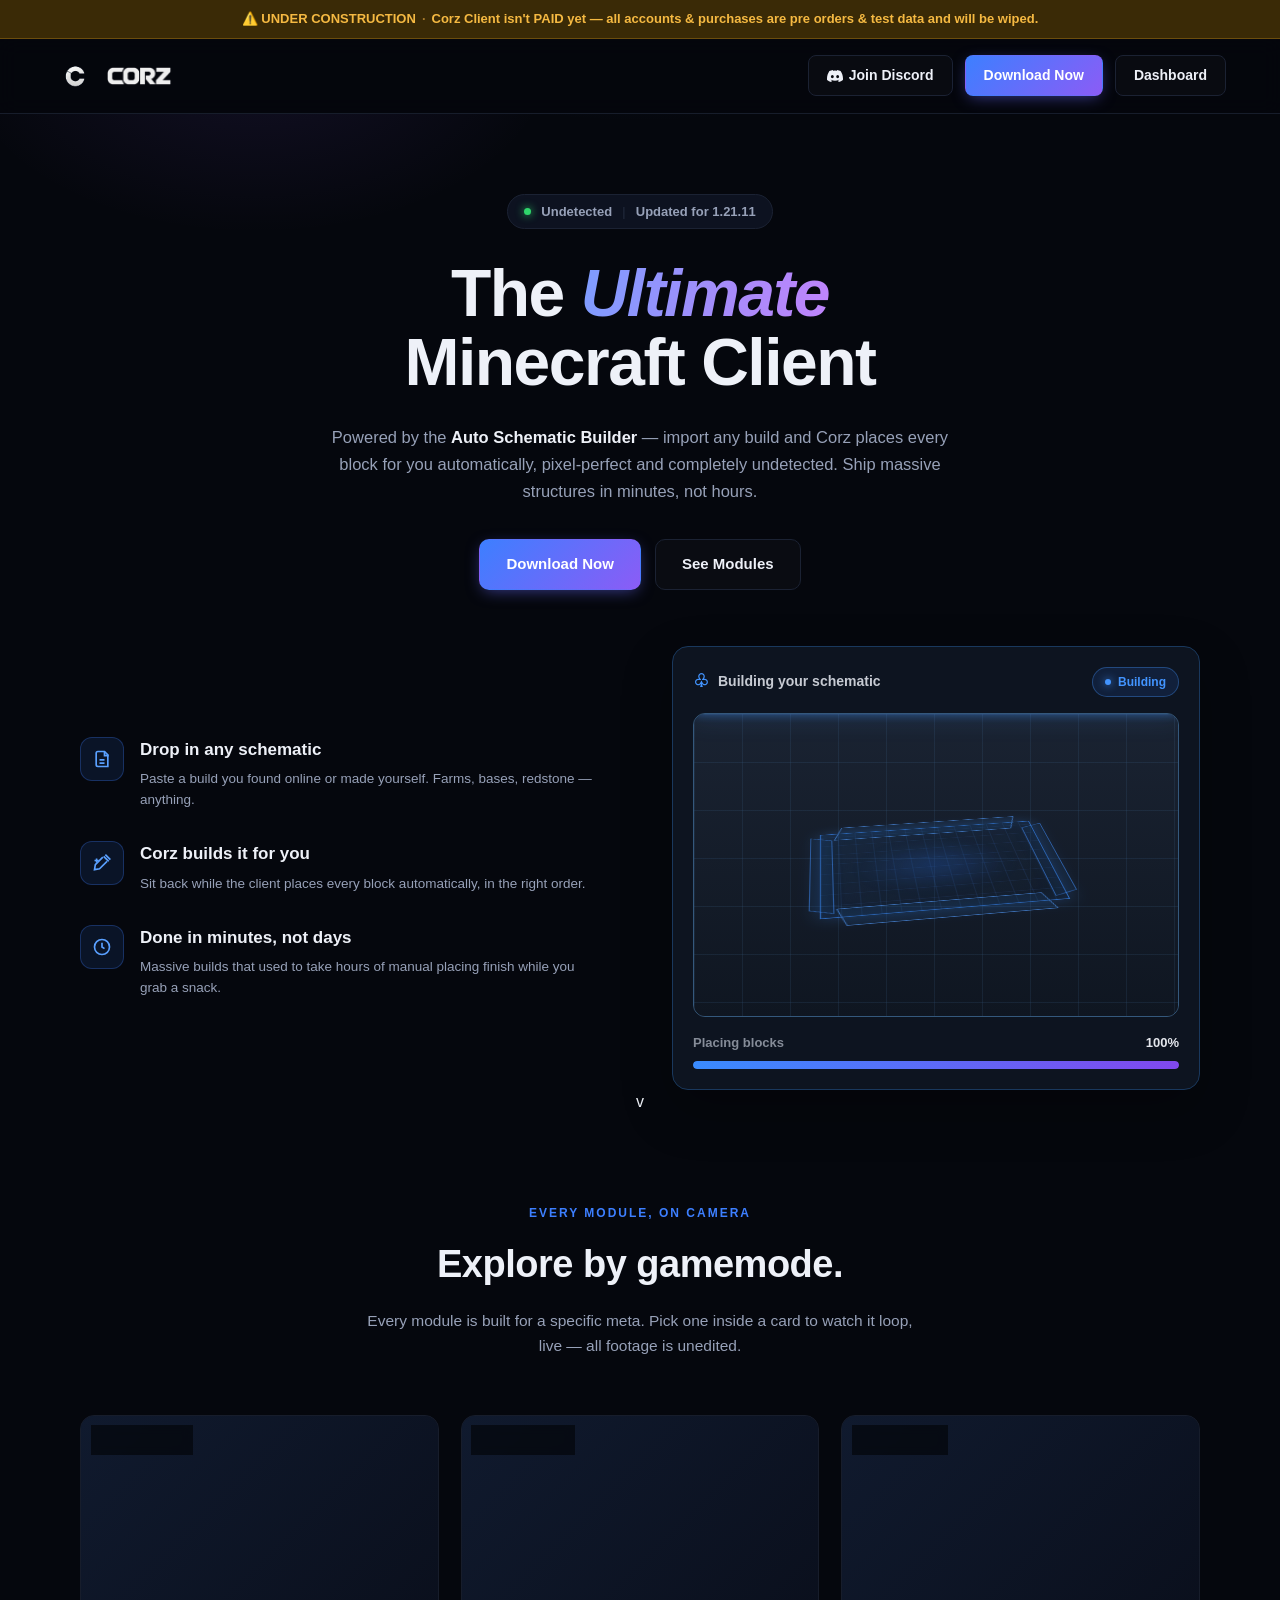
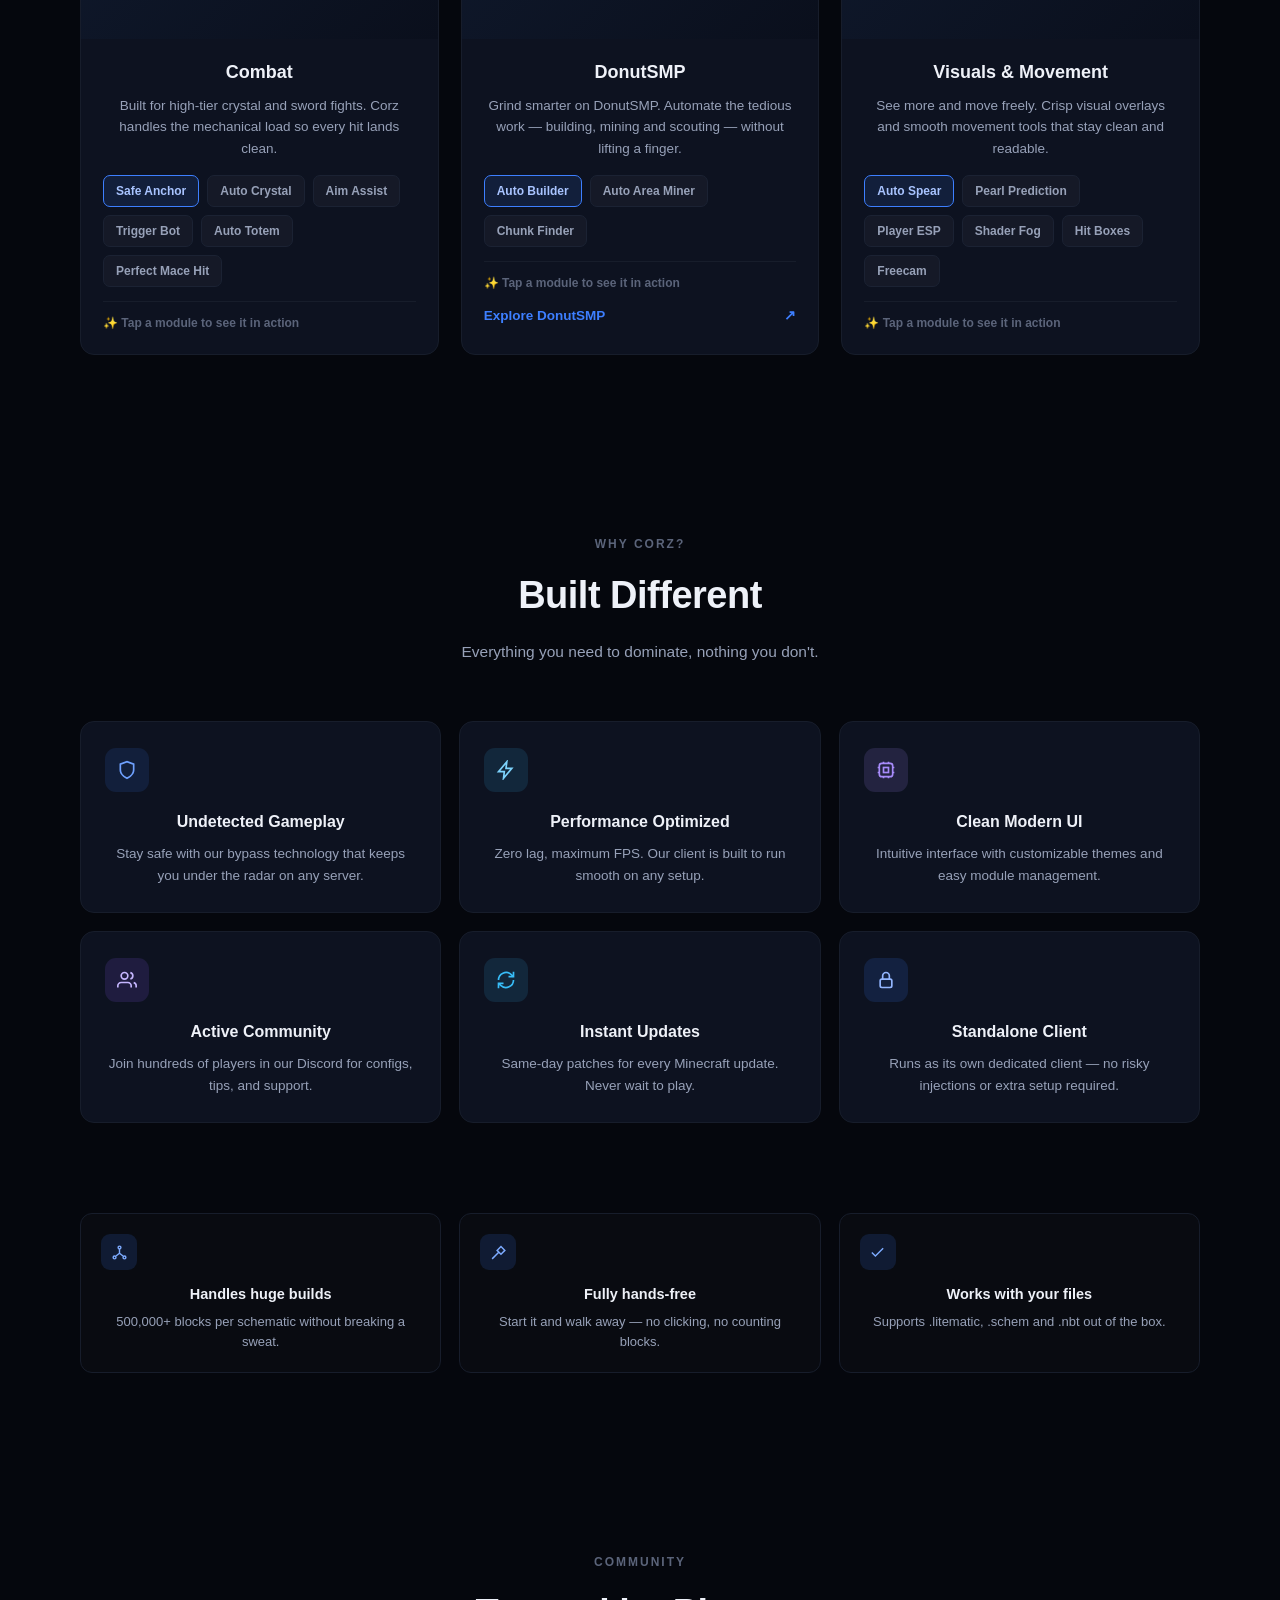
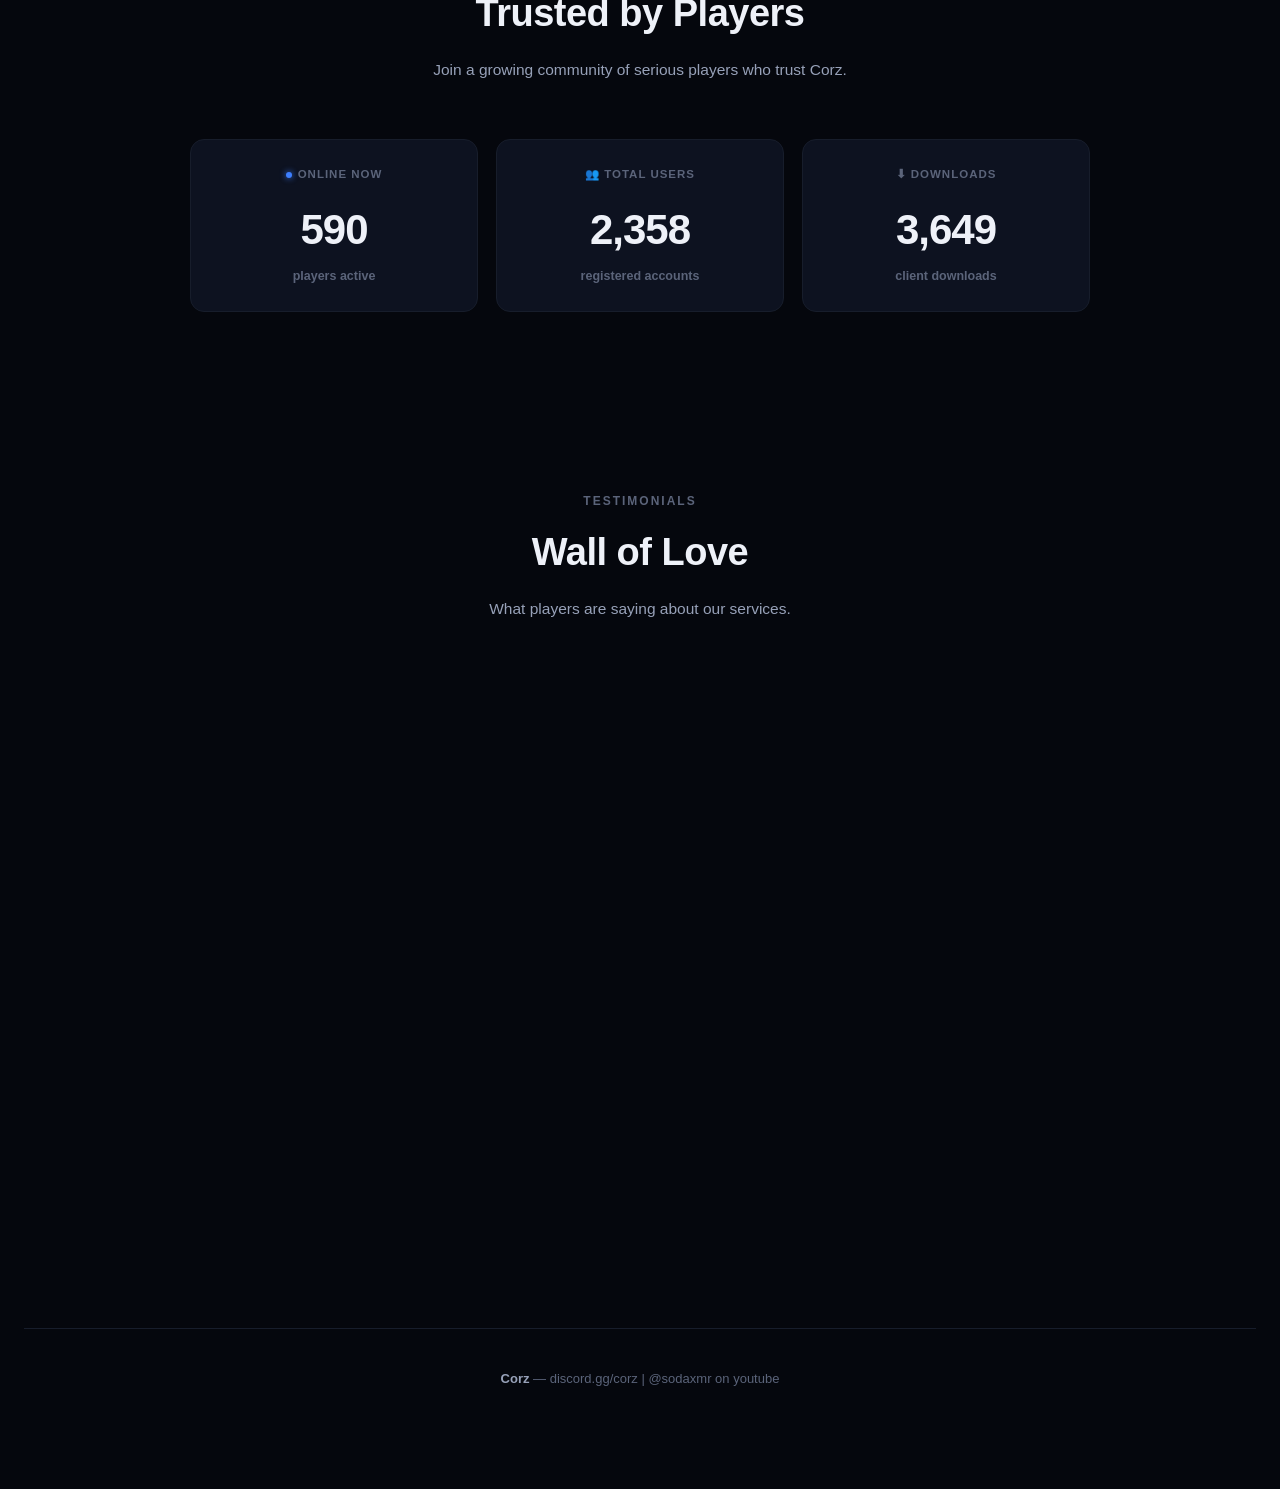
<file: index.html>
<!DOCTYPE html>
<html lang="en">
<head>
<meta charset="UTF-8">
<meta name="viewport" content="width=device-width, initial-scale=1.0">
<title>Corz Client — Anarchy &ampv</title>
<link rel="icon" type="image/png" href="favicon.png">
<link rel="icon" type="image/png" sizes="32x32" href="favicon.png">
<link rel="apple-touch-icon" href="favicon.png">
<style>
  :root{
    --bg: #05070d;
    --panel: #0a0e18;
    --panel-2: #0d1220;
    --border: #1b2233;
    --border-soft: #171d2b;
    --text: #eef1f8;
    --text-dim: #97a1b8;
    --text-dimmer: #5b647a;
    --accent: #3d7fff;
    --accent-2: #8b5cf6;
    --accent-glow: rgba(61,127,255,0.35);
    --on: #2fd66b;
    --warn-bg: #3a2a06;
    --warn-border: #6b4d0d;
    --warn-text: #f5b942;
    font-family: -apple-system, BlinkMacSystemFont, "Segoe UI", Inter, Roboto, Helvetica, Arial, sans-serif;
  }
  *{ box-sizing:border-box; margin:0; padding:0; }
  html{ scroll-behavior:smooth; }
  body{
    background: var(--bg);
    color: var(--text);
    line-height:1.5;
    -webkit-font-smoothing:antialiased;
  }

  a{ color:inherit; text-decoration:none; }
  .wrap{ max-width: 1220px; margin:0 auto; padding: 0 24px; }

  /* ---------- Announcement bar ---------- */
  .announce{
    background: var(--warn-bg);
    border-bottom: 1px solid var(--warn-border);
    color: var(--warn-text);
    text-align:center;
    font-size: 13px;
    font-weight:600;
    padding: 9px 16px;
  }
  .announce b{ font-weight:800; }
  .announce .sep{ color: #a67a2c; margin: 0 6px; }
  .announce .dim{ color: #d9d0b8; font-weight:500; }

  /* ---------- Nav ---------- */
  header{
    position: sticky; top:0; z-index: 50;
    background: rgba(5,7,13,0.85);
    backdrop-filter: blur(10px);
    border-bottom: 1px solid var(--border-soft);
  }
  nav{
    display:flex; align-items:center; justify-content:space-between;
    padding: 16px 0;
  }
  
 .brand {
  display: flex;
  align-items: center;
  gap: 10px;
}

.brand-mark {
  height: 42px;
  width: auto;
  display: block;
}

.brand-wordmark {
  height: 22px;        /* ← control the size here */
  width: auto;
  display: block;
  opacity: 0.95;
}
  .nav-links{ display:flex; align-items:center; gap: 34px; }
  .nav-links a{
    font-size: 14.5px; font-weight:600; color: var(--text-dim);
    transition: color .15s ease;
  }
  .nav-links a:hover{ color: var(--text); }
  .nav-right{ display:flex; align-items:center; gap: 12px; }
  .btn{
    font-size: 14px; font-weight:700; padding: 9px 18px; border-radius: 8px;
    cursor:pointer; border: 1px solid transparent; transition: all .15s ease;
    display:inline-flex; align-items:center; gap:6px;
  }
  .btn-ghost{ color: var(--text-dim); }
  .btn-ghost:hover{ color: var(--text); }
  .btn-outline{
    color: var(--text); border-color: var(--border);
    background: rgba(255,255,255,0.02);
  }
  .btn-outline:hover{ border-color:#2a334a; background: rgba(255,255,255,0.05); }
  .btn-primary{
    color:#fff; background: linear-gradient(135deg, var(--accent), var(--accent-2));
    box-shadow: 0 4px 16px -4px rgba(99,102,241,0.6);
  }
  .btn-primary:hover{ filter: brightness(1.08); transform: translateY(-1px); }

  /* ---------- Hero ---------- */
  .hero{
    position:relative;
    padding: 100px 24px 60px 24px;
    text-align:center;
    overflow:hidden;
  }
  .hero::before{
    content:"";
    position:absolute; inset: -200px 0 auto 0; height: 700px;
    background:
      radial-gradient(650px 320px at 50% 0%, rgba(61,127,255,0.16), transparent 65%),
      radial-gradient(500px 300px at 20% 20%, rgba(139,92,246,0.10), transparent 60%);
    pointer-events:none;
  }
  .pill{
    position:relative;
    display:inline-flex; align-items:center; gap:10px;
    background: var(--panel-2); border: 1px solid var(--border);
    padding: 7px 16px; border-radius: 999px; font-size: 13px; font-weight:600; color: var(--text-dim);
    margin-bottom: 30px;
  }
  .pill .dot{ width:7px; height:7px; border-radius:50%; background: var(--on); box-shadow: 0 0 8px var(--on); }
  .pill .sep{ color: var(--border); }

  .hero h1{
    position:relative;
    font-size: 66px; line-height:1.05; font-weight:800; letter-spacing:-1.5px;
  }
  .hero h1 .grad{
    font-style:italic;
    background: linear-gradient(100deg, #7d9dff, #a78bfa 60%, #c084fc);
    -webkit-background-clip:text; background-clip:text; color:transparent;
  }
  .hero p.sub{
    position:relative;
    max-width: 640px; margin: 26px auto 0 auto;
    color: var(--text-dim); font-size: 16.5px; line-height:1.65;
  }
  .hero p.sub b{ color: var(--text); font-weight:700; }

  .hero-cta{
    position:relative;
    display:flex; align-items:center; justify-content:center; gap: 14px;
    margin-top: 34px;
  }
  .btn-lg{ padding: 13px 26px; font-size: 15px; border-radius: 10px; }

  .hero-preview{
    position:relative;
    max-width: 900px; margin: 56px auto 0 auto;
    border-radius: 14px;
    border: 1px solid var(--border);
    background: linear-gradient(180deg, #0c1120, #080b14);
    padding: 3px;
    box-shadow: 0 40px 100px -30px rgba(61,127,255,0.15);
  }
  .hero-preview-inner{
    border-radius: 11px;
    background:
      repeating-linear-gradient(45deg, #0e1424 0 2px, #0a0f1c 2px 40px);
    aspect-ratio: 16/7.2;
    display:flex; align-items:center; justify-content:center;
    color: var(--text-dimmer);
    font-size: 13px;
    font-weight:600;
    letter-spacing:0.3px;
  }

  /* ---------- Section shared ---------- */
  section{ padding: 90px 24px; }
  .eyebrow{
    text-align:center; font-size: 12px; font-weight:800; letter-spacing: 2px;
    color: var(--accent); margin-bottom: 14px;
  }
  .eyebrow.muted{ color: var(--text-dimmer); }
  h2.section-title{
    text-align:center; font-size: 38px; font-weight:800; letter-spacing:-0.5px; margin-bottom: 16px;
  }
  p.section-sub{
    text-align:center; color: var(--text-dim); font-size: 15.5px; max-width: 560px; margin: 0 auto 56px auto; line-height:1.6;
  }

  /* ---------- Gamemode cards ---------- */
  .gm-grid{
    display:grid; grid-template-columns: repeat(3, 1fr); gap: 22px;
    max-width: 1120px; margin: 0 auto;
  }
  .gm-card{
    background: var(--panel-2); border: 1px solid var(--border-soft);
    border-radius: 14px; overflow:hidden;
    transition: border-color .2s ease, transform .2s ease;
  }
  .gm-card:hover{ border-color: #2a3450; transform: translateY(-3px); }
  .gm-media{
    position:relative; aspect-ratio: 16/10;
    background: linear-gradient(135deg, #101a2e, #0a0f1c);
    overflow:hidden;
  }
  .gm-media img{ width:100%; height:100%; object-fit:cover; display:block; opacity:0.9; }
  .gm-video{
    width:100%; height:100%; object-fit:cover; display:block;
  }
  .gm-empty{
    position:absolute; inset:0;
    display:none; align-items:center; justify-content:center;
    font-size: 13px; font-weight:700; color: var(--text-dimmer);
    letter-spacing: 0.3px;
    background:
      repeating-linear-gradient(45deg, #0e1424 0 2px, #0a0f1c 2px 40px);
  }
  .gm-media.is-empty .gm-video{ display:none; }
  .gm-media.is-empty .gm-empty{ display:flex; }
  .gm-tag{
    position:absolute; top:10px; left:10px;
    display:flex; align-items:center; gap:6px;
    background: rgba(5,7,13,0.75); backdrop-filter: blur(4px);
    border: 1px solid rgba(255,255,255,0.08);
    padding: 5px 10px; border-radius: 999px;
    font-size: 11.5px; font-weight:700;
  }
  .gm-tag .dot{ width:6px; height:6px; border-radius:50%; background: var(--accent); box-shadow: 0 0 6px var(--accent); }
  .gm-body{ padding: 20px 22px 22px 22px; }
  .gm-body h3{ font-size: 18px; font-weight:800; margin-bottom: 9px; }
  .gm-body p{ font-size: 13.5px; color: var(--text-dim); line-height:1.6; margin-bottom: 16px; }

  .chip-row{ display:flex; flex-wrap:wrap; gap: 8px; margin-bottom: 14px; }
  .chip{
    font-size: 12px; font-weight:700; padding: 6px 12px; border-radius: 7px;
    background: rgba(255,255,255,0.03); border: 1px solid var(--border);
    color: var(--text-dim); cursor:pointer; transition: all .15s ease;
  }
  .chip:hover{ border-color: #2a3450; color: var(--text); }
  .chip.active{
    background: rgba(61,127,255,0.12); border-color: var(--accent); color: #a9c4ff;
  }
  .tap-hint{
    display:flex; align-items:center; gap:6px;
    font-size: 12px; color: var(--text-dimmer); font-weight:600;
    padding-top: 12px; border-top: 1px solid var(--border-soft); margin-top: 4px;
  }
  .explore-link{
    display:flex; align-items:center; justify-content:space-between;
    margin-top: 14px; font-size: 13.5px; font-weight:700; color: var(--accent);
    transition: opacity .15s ease;
  }
  .explore-link:hover{ opacity: 0.75; }

  /* ---------- Feature grid (Built Different) ---------- */
  .feat-grid{
    display:grid; grid-template-columns: repeat(3, 1fr); gap: 18px;
    max-width: 1120px; margin: 0 auto;
  }
  .feat-card{
    background: var(--panel-2); border: 1px solid var(--border-soft); border-radius: 14px;
    padding: 26px 24px; transition: border-color .2s ease, transform .2s ease;
  }
  .feat-card:hover{ border-color:#2a3450; transform: translateY(-2px); }
  .feat-icon{
    width: 44px; height:44px; border-radius: 11px;
    display:flex; align-items:center; justify-content:center; margin-bottom: 18px;
  }
  .feat-icon svg{ width:20px; height:20px; }
  .feat-card h3{ font-size: 16px; font-weight:800; margin-bottom: 9px; }
  .feat-card p{ font-size: 13.5px; color: var(--text-dim); line-height:1.6; }

  .ic-blue{ background: rgba(61,127,255,0.12); color: #6fa1ff; }
  .ic-cyan{ background: rgba(56,189,248,0.12); color: #38bdf8; }
  .ic-purple{ background: rgba(167,139,250,0.14); color: #a78bfa; }
  .ic-violet2{ background: rgba(139,92,246,0.14); color: #c4b5fd; }
  .ic-sky{ background: rgba(56,189,248,0.12); color: #7dd3fc; }
  .ic-navy{ background: rgba(61,127,255,0.14); color: #93b6ff; }

  /* ---------- Builder mini-feature strip ---------- */
  .strip{
    display:grid; grid-template-columns: repeat(3, 1fr); gap: 18px;
    max-width: 1120px; margin: 0 auto;
  }
  .strip-card{
    background: rgba(255,255,255,0.015); border: 1px solid var(--border-soft); border-radius: 12px;
    padding: 20px;
  }
  .strip-icon{
    width: 36px; height:36px; border-radius: 9px; background: rgba(61,127,255,0.14);
    display:flex; align-items:center; justify-content:center; margin-bottom: 14px;
  }
  .strip-icon svg{ width:17px; height:17px; color:#7dabff; }
  .strip-card h4{ font-size: 14.5px; font-weight:800; margin-bottom: 6px; }
  .strip-card p{ font-size: 13px; color: var(--text-dim); line-height:1.55; }

  /* ---------- Stats ---------- */
  .stats-grid{
    display:grid; grid-template-columns: repeat(3, 1fr); gap: 18px;
    max-width: 900px; margin: 0 auto;
  }
  .stat-card{
    background: var(--panel-2); border: 1px solid var(--border-soft); border-radius: 14px;
    padding: 26px; text-align:center;
  }
  .stat-label{
    display:flex; align-items:center; justify-content:center; gap:6px;
    font-size: 11.5px; font-weight:700; letter-spacing:1px; color: var(--text-dimmer);
    text-transform:uppercase; margin-bottom: 14px;
  }
  .stat-label .dot{ width:6px; height:6px; border-radius:50%; background: var(--accent); box-shadow:0 0 6px var(--accent); }
  .stat-num{ font-size: 42px; font-weight:800; letter-spacing:-1px; font-variant-numeric: tabular-nums; }
  .stat-sub{ font-size: 12.5px; color: var(--text-dimmer); margin-top: 6px; font-weight:600; }

  /* ---------- Footer ---------- */
  footer{
    border-top: 1px solid var(--border-soft);
    padding: 40px 24px;
    text-align:center;
    color: var(--text-dimmer);
    font-size: 13px;
  }
  footer b{ color: var(--text-dim); }

  /* ---------- Testimonials waterfall ---------- */
  .testi-grid{
    display:grid; grid-template-columns: repeat(3, 1fr); gap: 18px;
    max-width: 1000px; margin: 0 auto;
    height: 560px;
    position: relative;
    -webkit-mask-image: linear-gradient(to bottom, transparent 0%, black 10%, black 90%, transparent 100%);
    mask-image: linear-gradient(to bottom, transparent 0%, black 10%, black 90%, transparent 100%);
  }
  .testi-col{ overflow:hidden; position:relative; height:100%; }
  .testi-track{
    display:flex; flex-direction:column; gap: 16px;
    animation: testiUp 34s linear infinite;
    will-change: transform;
  }
  .testi-track-rev{ animation-name: testiDown; animation-duration: 30s; }
  .testi-col:nth-child(1) .testi-track{ animation-duration: 32s; }
  .testi-col:nth-child(3) .testi-track{ animation-duration: 38s; }
  @keyframes testiUp{
    from{ transform: translateY(0); }
    to{ transform: translateY(-50%); }
  }
  @keyframes testiDown{
    from{ transform: translateY(-50%); }
    to{ transform: translateY(0); }
  }
  .testi-card{
    background: var(--panel-2); border: 1px solid var(--border-soft); border-radius: 12px;
    padding: 18px 18px 16px 18px;
  }
  .testi-stars{ color: #f5b942; font-size: 13px; letter-spacing: 2px; margin-bottom: 10px; }
  .testi-quote{ font-size: 13.5px; color: var(--text-dim); line-height:1.55; margin-bottom: 16px; }
  .testi-author{ display:flex; align-items:center; gap: 10px; }
  .testi-avatar{
    width: 30px; height:30px; border-radius:50%; flex-shrink:0;
    display:flex; align-items:center; justify-content:center;
    font-size: 12.5px; font-weight:800; color:#fff;
  }
  .testi-name{ font-size: 12.5px; font-weight:700; line-height:1.3; }
  .testi-handle{ font-size: 11px; color: var(--text-dimmer); font-weight:600; }

  @media (max-width: 900px){
    .nav-links{ display:none; }
    .hero h1{ font-size: 42px; }
    .gm-grid, .feat-grid, .strip, .stats-grid{ grid-template-columns: 1fr; }
    .builder-layout{ grid-template-columns: 1fr; gap: 38px; margin-top: 42px; }
    .builder-copy{ order: 2; }
    .hero-preview{ order: 1; max-width: 528px; margin: 0 auto; }
    section{ padding: 60px 18px; }
    .testi-grid{ grid-template-columns: 1fr; height: 480px; }
    .testi-grid .testi-col:nth-child(2), .testi-grid .testi-col:nth-child(3){ display:none; }
  }
</style>
</head>
<body>

  <div class="announce">
    ⚠️ <b>UNDER CONSTRUCTION</b><span class="sep">·</span>Corz Client <b>isn't PAID yet</b> — all accounts &amp; purchases are <b>pre orders & test data</b> and will be wiped.
  </div>

 <header>
  <div class="wrap">
    <nav>
      <!-- Logo stays on the LEFT -->
      <div class="brand">
        <img class="brand-mark" src="logo.png" alt="Corz Logo">
       <img src="corz-wordmark.png" alt="CORZ" class="brand-wordmark"> 
      </div>


      </head>
        <div class="nav-right">
          <a href="https://discord.gg/corz" target="_blank" rel="noopener" class="btn btn-outline btn-discord">
            <svg viewBox="0 0 24 24" fill="currentColor" width="16" height="16"><path d="M20.317 4.369a19.79 19.79 0 0 0-4.885-1.515.074.074 0 0 0-.079.037c-.211.375-.444.865-.608 1.25a18.27 18.27 0 0 0-5.487 0 12.64 12.64 0 0 0-.617-1.25.077.077 0 0 0-.079-.037A19.736 19.736 0 0 0 3.677 4.37a.07.07 0 0 0-.032.027C.533 9.046-.32 13.58.099 18.058a.082.082 0 0 0 .031.056 19.9 19.9 0 0 0 5.993 3.03.078.078 0 0 0 .084-.028c.462-.63.874-1.295 1.226-1.994a.076.076 0 0 0-.041-.106 13.1 13.1 0 0 1-1.872-.892.077.077 0 0 1-.008-.128c.126-.094.252-.192.372-.291a.074.074 0 0 1 .077-.01c3.928 1.793 8.18 1.793 12.062 0a.074.074 0 0 1 .078.01c.12.099.246.198.373.292a.077.077 0 0 1-.006.127c-.598.35-1.22.645-1.873.892a.076.076 0 0 0-.04.107c.36.698.772 1.362 1.225 1.993a.076.076 0 0 0 .084.029 19.84 19.84 0 0 0 6.002-3.03.077.077 0 0 0 .032-.055c.5-5.177-.838-9.674-3.549-13.662a.06.06 0 0 0-.031-.028ZM8.02 15.33c-1.183 0-2.157-1.085-2.157-2.419 0-1.333.955-2.419 2.157-2.419 1.21 0 2.176 1.096 2.157 2.419 0 1.334-.955 2.419-2.157 2.419Zm7.975 0c-1.183 0-2.157-1.085-2.157-2.419 0-1.333.955-2.419 2.157-2.419 1.21 0 2.176 1.096 2.157 2.419 0 1.334-.946 2.419-2.157 2.419Z"/></svg>
            Join Discord
          </a>
          <a href="download.html" class="btn btn-primary">Download Now</a>
          <a href="dashboard.html" class="btn btn-outline">Dashboard</a>
        </div>
      </nav>
    </div>
  </header>

  <section class="hero" style="padding-top:80px;">
    <div class="pill">
      <span class="dot"></span> Undetected <span class="sep">|</span> Updated for 1.21.11
    </div>
    <h1>The <span class="grad">Ultimate</span><br>Minecraft Client</h1>
    <p class="sub">
      Powered by the <b>Auto Schematic Builder</b> — import any build and Corz places every block for you automatically, pixel-perfect and completely undetected. Ship massive structures in minutes, not hours.
    </p>
    <div class="hero-cta">
      <a href="download.html" class="btn btn-primary btn-lg">Download Now</a>
      <a href="#gamemodes" class="btn btn-outline btn-lg">See Modules</a>
    </div>

<div class="builder-layout">
  <div class="builder-copy">
    <div class="builder-copy-item">
      <div class="builder-copy-icon">
        <svg viewBox="0 0 24 24" fill="none" stroke="currentColor" stroke-width="2">
          <path d="M7 3h8l4 4v14H7a2 2 0 0 1-2-2V5a2 2 0 0 1 2-2Z"/>
          <path d="M15 3v5h5"/>
          <path d="M9 13h6M9 17h6"/>
        </svg>
      </div>
      <div>
        <h3>Drop in any schematic</h3>
        <p>Paste a build you found online or made yourself. Farms, bases, redstone — anything.</p>
      </div>
    </div>
    <div class="builder-copy-item">
      <div class="builder-copy-icon">
        <svg viewBox="0 0 24 24" fill="none" stroke="currentColor" stroke-width="2">
          <path d="m14 4 6 6"/>
          <path d="M13 5 4 14l-1 6 6-1 9-9"/>
          <path d="m16 2 6 6"/>
          <path d="M3 9h5M5.5 6.5v5"/>
        </svg>
      </div>
      <div>
        <h3>Corz builds it for you</h3>
        <p>Sit back while the client places every block automatically, in the right order.</p>
      </div>
    </div>
    <div class="builder-copy-item">
      <div class="builder-copy-icon">
        <svg viewBox="0 0 24 24" fill="none" stroke="currentColor" stroke-width="2">
          <circle cx="12" cy="12" r="9"/>
          <path d="M12 7v5l3 2"/>
        </svg>
      </div>
      <div>
        <h3>Done in minutes, not days</h3>
        <p>Massive builds that used to take hours of manual placing finish while you grab a snack.</p>
      </div>
    </div>
  </div>

  <div class="hero-preview">
    <div class="builder-header">
      <div class="builder-title">
        <span class="builder-icon">♧</span>
        Building your schematic
      </div>
      <div class="builder-status" id="builderStatus">
        <span class="status-dot"></span>
        <svg class="status-check" viewBox="0 0 24 24" fill="none" stroke="currentColor" stroke-width="3" stroke-linecap="round" stroke-linejoin="round">
          <polyline points="20 6 9 17 4 12"></polyline>
        </svg>
        <span class="status-label">Building</span>
      </div>
    </div>

    <div class="minecraft-preview">
      <div class="preview-bg"></div>
      <div class="scan-overlay"></div>
      <div class="schematic-hologram" aria-hidden="true">
        <div class="holo-shell">
          <div class="holo-top"></div>
          <div class="holo-bottom"></div>
          <div class="holo-side holo-side-left"></div>
          <div class="holo-side holo-side-right"></div>
          <div class="holo-glow"></div>
        </div>
      </div>
      <div class="scan-line"></div>
    </div>

    <div class="builder-progress">
      <div class="progress-info">
        <span>Placing blocks</span>
        <strong id="buildPercent">0%</strong>
      </div>
      <div class="progress-bar">
        <div class="progress-fill" id="progressFill"></div>
      </div>
    </div>
  </div>
</div>

<style>
/* ===== BUILDER LAYOUT ===== */
.builder-layout {
  width: 100%;
  max-width: 1120px;
  margin: 56px auto 0;
  display: grid;
  grid-template-columns: minmax(0, 1fr) minmax(460px, 528px);
  align-items: center;
  gap: 72px;
  text-align: left;
}
.builder-copy {
  display: flex;
  flex-direction: column;
  gap: 30px;
}
.builder-copy-item {
  display: grid;
  grid-template-columns: 44px 1fr;
  gap: 16px;
  align-items: start;
}
.builder-copy-icon {
  width: 44px;
  height: 44px;
  border-radius: 12px;
  display: flex;
  align-items: center;
  justify-content: center;
  color: #5aa0ff;
  background: rgba(61,127,255,.11);
  border: 1px solid rgba(61,127,255,.28);
}
.builder-copy-icon svg { width: 20px; height: 20px; }
.builder-copy h3 {
  margin: 0 0 7px;
  color: #eef1f8;
  font-size: 17px;
  font-weight: 800;
}
.builder-copy p {
  margin: 0;
  max-width: 500px;
  color: #97a1b8;
  font-size: 13.5px;
  line-height: 1.55;
}

/* ===== PREVIEW CARD ===== */
.hero-preview {
  width: 100%;
  max-width: 528px;
  margin: 0 auto;
  padding: 20px;
  box-sizing: border-box;
  border: 1px solid #19385d;
  border-radius: 16px;
  background: #0d1420;
  box-shadow: 0 20px 50px rgba(0,0,0,.25);
}
.builder-header {
  display: flex;
  align-items: center;
  justify-content: space-between;
  margin-bottom: 16px;
}
.builder-title {
  display: flex;
  align-items: center;
  gap: 9px;
  color: #c7cbd3;
  font-size: 14px;
  font-weight: 700;
}
.builder-icon { color: #4294ff; font-size: 18px; }

/* STATUS PILL */
.builder-status {
  display: flex;
  align-items: center;
  gap: 7px;
  padding: 5px 12px;
  border-radius: 20px;
  background: rgba(48,123,255,.12);
  color: #4294ff;
  font-size: 12px;
  font-weight: 700;
  border: 1px solid rgba(66,148,255,.35);
  transition: all .25s ease;
}
.builder-status .status-dot {
  width: 6px;
  height: 6px;
  border-radius: 50%;
  background: #4294ff;
  box-shadow: 0 0 8px #4294ff;
}
.builder-status .status-check {
  display: none;
  width: 12px;
  height: 12px;
}
.builder-status.is-done {
  background: rgba(47,214,107,.12);
  color: #2fd66b;
  border-color: rgba(47,214,107,.45);
}
.builder-status.is-done .status-dot { display: none; }
.builder-status.is-done .status-check { display: block; }

/* PREVIEW BOX (NO IMAGE) */
.minecraft-preview {
  position: relative;
  width: 100%;
  aspect-ratio: 16 / 10;
  overflow: hidden;
  border: 1px solid #34587c;
  border-radius: 12px;
  background: #202731;
}
.preview-bg {
  position: absolute;
  inset: 0;
  background:
    linear-gradient(180deg, #1a2332 0%, #0f1621 100%),
    repeating-linear-gradient(0deg, transparent, transparent 31px, rgba(70,145,255,.08) 32px),
    repeating-linear-gradient(90deg, transparent, transparent 31px, rgba(70,145,255,.08) 32px);
  background-size: 100% 100%, 48px 48px, 48px 48px;
}
.scan-overlay {
  position: absolute;
  inset: 0;
  pointer-events: none;
  background:
    linear-gradient(rgba(77,130,180,.13) 1px, transparent 1px),
    linear-gradient(90deg, rgba(77,130,180,.13) 1px, transparent 1px);
  background-size: 48px 48px;
}

/* HOLOGRAM */
.schematic-hologram {
  position: absolute;
  left: 9%; right: 9%; top: 9%; bottom: 9%;
  display: flex;
  align-items: center;
  justify-content: center;
  pointer-events: none;
  perspective: 700px;
  opacity: .9;
}
.holo-shell {
  position: relative;
  width: 58%;
  height: 62%;
  transform: rotateX(58deg) rotateZ(-8deg);
  transform-origin: center;
  animation: hologramFloat 1.9s ease-in-out infinite;
  border: 1px solid rgba(57,140,255,.72);
  background:
    linear-gradient(135deg, rgba(25,67,120,.28), rgba(8,28,61,.10)),
    repeating-linear-gradient(90deg, rgba(70,145,255,.12) 0 1px, transparent 1px 18px),
    repeating-linear-gradient(0deg, rgba(70,145,255,.10) 0 1px, transparent 1px 18px);
  box-shadow: 0 0 18px rgba(57,140,255,.28), inset 0 0 22px rgba(34,93,170,.20);
}
.holo-top, .holo-bottom {
  position: absolute;
  left: 8%; right: 8%;
  height: 18%;
  border: 1px solid rgba(83,157,255,.68);
  background: rgba(31,79,135,.18);
}
.holo-top { top: -9%; transform: skewX(-18deg); }
.holo-bottom { bottom: -9%; transform: skewX(18deg); }
.holo-side {
  position: absolute;
  top: 6%; bottom: 6%;
  width: 10%;
  border: 1px solid rgba(64,143,255,.58);
  background: rgba(21,61,112,.16);
}
.holo-side-left { left: -5%; transform: skewY(18deg); }
.holo-side-right { right: -5%; transform: skewY(-18deg); }
.holo-glow {
  position: absolute;
  inset: 18% 15%;
  background: radial-gradient(ellipse, rgba(38,117,255,.23), transparent 68%);
  filter: blur(8px);
}
@keyframes hologramFloat {
  0%, 100% { transform: rotateX(58deg) rotateZ(-8deg) translateY(9px); }
  50% { transform: rotateX(58deg) rotateZ(-8deg) translateY(-9px); }
}

/* SCAN LINE */
.scan-line {
  position: absolute;
  left: 0; right: 0;
  top: -4px;
  height: 3px;
  background: linear-gradient(90deg, transparent, #4898ff, #9a6cff, #4898ff, transparent);
  box-shadow: 0 0 10px #4898ff, 0 0 25px rgba(72,152,255,.7);
  animation: scan 4.8s linear infinite;
  pointer-events: none;
}
@keyframes scan {
  0% { top: 0%; opacity: 0; }
  8% { opacity: 1; }
  92% { opacity: 1; }
  100% { top: 100%; opacity: 0; }
}

/* PROGRESS */
.builder-progress { margin-top: 16px; }
.progress-info {
  display: flex;
  justify-content: space-between;
  margin-bottom: 9px;
  color: #858c98;
  font-size: 13px;
  font-weight: 600;
}
.progress-info strong { color: #e4e7ed; }
.progress-bar {
  width: 100%;
  height: 8px;
  overflow: hidden;
  border-radius: 10px;
  background: #202733;
}
.progress-fill {
  width: 0%;
  height: 100%;
  border-radius: inherit;
  background: linear-gradient(90deg, #398cff, #8148ef);
  box-shadow: 0 0 12px rgba(90,100,255,.35);
  transition: width .08s linear;
}

@media (max-width: 900px) {
  .builder-layout {
    grid-template-columns: 1fr;
    gap: 38px;
    margin-top: 42px;
  }
  .builder-copy { order: 2; }
  .hero-preview { order: 1; max-width: 528px; margin: 0 auto; }
}
</style>

<script>
(() => {
  const fill = document.getElementById("progressFill");
  const percent = document.getElementById("buildPercent");
  const status = document.getElementById("builderStatus");
  const label = status.querySelector(".status-label");

  const DURATION = 2500;
  const HOLD = 1800;

  function reset() {
    fill.style.width = "0%";
    percent.textContent = "0%";
    status.classList.remove("is-done");
    label.textContent = "Building";
  }

  function finish() {
    fill.style.width = "100%";
    percent.textContent = "100%";
    status.classList.add("is-done");
    label.textContent = "Done";
    setTimeout(() => {
      reset();
      start();
    }, HOLD);
  }

  function animate(startTime) {
    function frame(now) {
      const progress = Math.min((now - startTime) / DURATION, 1);
      const eased = 1 - Math.pow(1 - progress, 3);
      fill.style.width = (eased * 100).toFixed(2) + "%";
      percent.textContent = Math.round(eased * 100) + "%";
      if (progress < 1) requestAnimationFrame(frame);
      else finish();
    }
    requestAnimationFrame(frame);
  }

  function start() {
    reset();
    animate(performance.now());
  }

  start();
})();
</script>

<script>
(() => {
  const fill = document.getElementById("progressFill");
  const percent = document.getElementById("buildPercent");
  const status = document.getElementById("builderStatus");

  const duration = 2500;
  const start = performance.now();

  function finish() {
    fill.style.width = "100%";
    percent.textContent = "100%";
    status.classList.add("is-done");
    status.querySelector(".status-label").textContent = "Done";
  }

  function animate(now) {
    const progress = Math.min((now - start) / duration, 1);
    const eased = 1 - Math.pow(1 - progress, 3);

    fill.style.width = (eased * 100).toFixed(2) + "%";
    percent.textContent = Math.round(eased * 100) + "%";

    if (progress < 1) {
      requestAnimationFrame(animate);
    } else {
      finish();
    }
  }

  requestAnimationFrame(animate);
})();
</script>v

  <section id="gamemodes">
    <div class="eyebrow">EVERY MODULE, ON CAMERA</div>
    <h2 class="section-title">Explore by gamemode.</h2>
    <p class="section-sub">Every module is built for a specific meta. Pick one inside a card to watch it loop, live — all footage is unedited.</p>

    <div class="gm-grid">

      <div class="gm-card">
        <div class="gm-media">
          <video class="gm-video" muted loop playsinline autoplay preload="metadata" src="videos/safeanchor.mp4"></video>
          <div class="gm-empty">🎬 Clips soon</div>
          <div class="gm-tag"><span class="dot"></span> <span class="gm-tag-label">Safe Anchor</span></div>
        </div>
        <div class="gm-body">
          <h3>Combat</h3>
          <p>Built for high-tier crystal and sword fights. Corz handles the mechanical load so every hit lands clean.</p>
          <div class="chip-row" data-tag-target="0">
            <span class="chip active" data-video="videos/safeanchor.mp4">Safe Anchor</span>
            <span class="chip" data-video="videos/autocrystal.mp4">Auto Crystal</span>
            <span class="chip" data-video="videos/aimassist.mp4">Aim Assist</span>
            <span class="chip" data-video="videos/triggerbot.mp4">Trigger Bot</span>
            <span class="chip" data-video="videos/autototem.mp4">Auto Totem</span>
            <span class="chip" data-video="">Perfect Mace Hit</span>
          </div>
          <div class="tap-hint">✨ Tap a module to see it in action</div>
        </div>
      </div>

      <div class="gm-card">
        <div class="gm-media">
          <video class="gm-video" muted loop playsinline autoplay preload="metadata" src="videos/autobuilder.mp4"></video>
          <div class="gm-empty">🎬 Clips soon</div>
          <div class="gm-tag"><span class="dot"></span> <span class="gm-tag-label">Auto Builder</span></div>
        </div>
        <div class="gm-body">
          <h3>DonutSMP</h3>
          <p>Grind smarter on DonutSMP. Automate the tedious work — building, mining and scouting — without lifting a finger.</p>
          <div class="chip-row" data-tag-target="1">
            <span class="chip active" data-video="videos/autobuilder.mp4">Auto Builder</span>
            <span class="chip" data-video="videos/autoareaminer.mp4">Auto Area Miner</span>
            <span class="chip" data-video="">Chunk Finder</span>
          </div>
          <div class="tap-hint">✨ Tap a module to see it in action</div>
          <a href="https://store.donutsmp.net/" target="_blank" rel="noopener" class="explore-link">Explore DonutSMP <span>↗</span></a>
        </div>
      </div>

      <div class="gm-card">
        <div class="gm-media">
          <video class="gm-video" muted loop playsinline autoplay preload="metadata" src="videos/autospear.mp4"></video>
          <div class="gm-empty">🎬 Clips soon</div>
          <div class="gm-tag"><span class="dot"></span> <span class="gm-tag-label">Auto Spear</span></div>
        </div>
        <div class="gm-body">
          <h3>Visuals &amp; Movement</h3>
          <p>See more and move freely. Crisp visual overlays and smooth movement tools that stay clean and readable.</p>
          <div class="chip-row" data-tag-target="2">
            <span class="chip active" data-video="videos/autospear.mp4">Auto Spear</span>
            <span class="chip" data-video="videos/pearlprediction.mp4">Pearl Prediction</span>
            <span class="chip" data-video="videos/playeresp.mp4">Player ESP</span>
            <span class="chip" data-video="videos/shaderfog.mp4">Shader Fog</span>
            <span class="chip" data-video="">Hit Boxes</span>
            <span class="chip" data-video="">Freecam</span>
          </div>
          <div class="tap-hint">✨ Tap a module to see it in action</div>
        </div>
      </div>

    </div>
  </section>

  <section>
    <div class="eyebrow muted">WHY CORZ?</div>
    <h2 class="section-title">Built Different</h2>
    <p class="section-sub">Everything you need to dominate, nothing you don't.</p>

    <div class="feat-grid">
      <div class="feat-card">
        <div class="feat-icon ic-blue">
          <svg viewBox="0 0 24 24" fill="none" stroke="currentColor" stroke-width="2"><path d="M12 22s8-4 8-10V5l-8-3-8 3v7c0 6 8 10 8 10Z"/></svg>
        </div>
        <h3>Undetected Gameplay</h3>
        <p>Stay safe with our bypass technology that keeps you under the radar on any server.</p>
      </div>
      <div class="feat-card">
        <div class="feat-icon ic-sky">
          <svg viewBox="0 0 24 24" fill="none" stroke="currentColor" stroke-width="2"><path d="M13 2 3 14h7l-1 8 10-12h-7l1-8Z"/></svg>
        </div>
        <h3>Performance Optimized</h3>
        <p>Zero lag, maximum FPS. Our client is built to run smooth on any setup.</p>
      </div>
      <div class="feat-card">
        <div class="feat-icon ic-purple">
          <svg viewBox="0 0 24 24" fill="none" stroke="currentColor" stroke-width="2"><rect x="4" y="4" width="16" height="16" rx="3"/><rect x="9" y="9" width="6" height="6"/><path d="M9 2v2M15 2v2M9 20v2M15 20v2M2 9h2M2 15h2M20 9h2M20 15h2"/></svg>
        </div>
        <h3>Clean Modern UI</h3>
        <p>Intuitive interface with customizable themes and easy module management.</p>
      </div>
      <div class="feat-card">
        <div class="feat-icon ic-violet2">
          <svg viewBox="0 0 24 24" fill="none" stroke="currentColor" stroke-width="2"><path d="M17 21v-2a4 4 0 0 0-4-4H5a4 4 0 0 0-4 4v2"/><circle cx="9" cy="7" r="4"/><path d="M23 21v-2a4 4 0 0 0-3-3.87"/><path d="M16 3.13a4 4 0 0 1 0 7.75"/></svg>
        </div>
        <h3>Active Community</h3>
        <p>Join hundreds of players in our Discord for configs, tips, and support.</p>
      </div>
      <div class="feat-card">
        <div class="feat-icon ic-cyan">
          <svg viewBox="0 0 24 24" fill="none" stroke="currentColor" stroke-width="2"><path d="M21 2v6h-6"/><path d="M3 12a9 9 0 0 1 15-6.7L21 8"/><path d="M3 22v-6h6"/><path d="M21 12a9 9 0 0 1-15 6.7L3 16"/></svg>
        </div>
        <h3>Instant Updates</h3>
        <p>Same-day patches for every Minecraft update. Never wait to play.</p>
      </div>
      <div class="feat-card">
        <div class="feat-icon ic-navy">
          <svg viewBox="0 0 24 24" fill="none" stroke="currentColor" stroke-width="2"><rect x="5" y="11" width="14" height="10" rx="2"/><path d="M8 11V7a4 4 0 0 1 8 0v4"/></svg>
        </div>
        <h3>Standalone Client</h3>
        <p>Runs as its own dedicated client — no risky injections or extra setup required.</p>
      </div>
    </div>
  </section>

  <section style="padding-top:0;">
    <div class="strip">
      <div class="strip-card">
        <div class="strip-icon">
          <svg viewBox="0 0 24 24" fill="none" stroke="currentColor" stroke-width="2"><circle cx="12" cy="5" r="2"/><circle cx="5" cy="19" r="2"/><circle cx="19" cy="19" r="2"/><path d="M12 7v6M12 13l-5 4M12 13l5 4"/></svg>
        </div>
        <h4>Handles huge builds</h4>
        <p>500,000+ blocks per schematic without breaking a sweat.</p>
      </div>
      <div class="strip-card">
        <div class="strip-icon">
          <svg viewBox="0 0 24 24" fill="none" stroke="currentColor" stroke-width="2"><path d="m3 21 9-9M15.5 3.5 21 9l-5.5 5.5L10 9l5.5-5.5Z"/></svg>
        </div>
        <h4>Fully hands-free</h4>
        <p>Start it and walk away — no clicking, no counting blocks.</p>
      </div>
      <div class="strip-card">
        <div class="strip-icon">
          <svg viewBox="0 0 24 24" fill="none" stroke="currentColor" stroke-width="2"><path d="M20 6 9 17l-5-5"/></svg>
        </div>
        <h4>Works with your files</h4>
        <p>Supports .litematic, .schem and .nbt out of the box.</p>
      </div>
    </div>
  </section>

  <section id="community">
    <div class="eyebrow muted">COMMUNITY</div>
    <h2 class="section-title">Trusted by Players</h2>
    <p class="section-sub">Join a growing community of serious players who trust Corz.</p>

    <div class="stats-grid">
      <div class="stat-card">
        <div class="stat-label"><span class="dot"></span> Online Now</div>
        <div class="stat-num" id="statOnline">0</div>
        <div class="stat-sub">players active</div>
      </div>
      <div class="stat-card">
        <div class="stat-label">👥 Total Users</div>
        <div class="stat-num" id="statUsers">0</div>
        <div class="stat-sub">registered accounts</div>
      </div>
      <div class="stat-card">
        <div class="stat-label">⬇ Downloads</div>
        <div class="stat-num" id="statDownloads">0</div>
        <div class="stat-sub">client downloads</div>
      </div>
    </div>
  </section>

  <section id="testimonials">
    <div class="eyebrow muted">TESTIMONIALS</div>
    <h2 class="section-title">Wall of Love</h2>
    <p class="section-sub">What players are saying about our services.</p>

    <div class="testi-grid">
      <div class="testi-col">
        <div class="testi-track" id="testiTrackA"></div>
      </div>
      <div class="testi-col">
        <div class="testi-track testi-track-rev" id="testiTrackB"></div>
      </div>
      <div class="testi-col">
        <div class="testi-track" id="testiTrackC"></div>
      </div>
    </div>
  </section>

  <footer>
    <b>Corz</b> — discord.gg/corz | @sodaxmr on youtube
  </footer>

<script>
  // Chip selection swaps the active tag + video clip per card
  document.querySelectorAll('.chip-row').forEach(row => {
    row.addEventListener('click', (e) => {
      const chip = e.target.closest('.chip');
      if(!chip) return;
      row.querySelectorAll('.chip').forEach(c => c.classList.remove('active'));
      chip.classList.add('active');

      const card = row.closest('.gm-card');
      card.querySelector('.gm-tag-label').textContent = chip.textContent;

      const media = card.querySelector('.gm-media');
      const video = card.querySelector('.gm-video');
      const src = chip.dataset.video || '';

      if(src){
        media.classList.remove('is-empty');
        if(video.getAttribute('src') !== src){
          video.setAttribute('src', src);
          video.load();
        }
        video.play().catch(() => {});
      } else {
        media.classList.add('is-empty');
        video.pause();
      }
    });
  });

  // ---------- Live-simulated community stats ----------
  // Everything below is computed client-side from the real clock — no backend needed.
  // "Online Now" follows a daily curve that peaks in the afternoon (EST) and dips overnight.
  // "Total Users" and "Downloads" climb steadily day over day from a fixed launch baseline.

  const STATS_EPOCH = new Date('2026-08-16T00:00:00-04:00'); // baseline day (EST) — counts below are the day-zero values
  const BASE_USERS = 329;
  const BASE_DOWNLOADS = 614;
  const USERS_PER_DAY = 20;
  const DOWNLOADS_PER_DAY = 30;
  const ONLINE_MIN = 45;    // overnight low
  const ONLINE_PEAK = 600;  // afternoon EST high
  const ONLINE_PEAK_HOUR = 14.5; // ~2:30pm EST
  const ONLINE_SPREAD = 4.2;     // width of the daily bump, in hours

  // Small deterministic PRNG so the "randomness" is consistent within the same day/session
  function hashSeed(str){
    let h = 0;
    for(let i=0;i<str.length;i++){ h = (Math.imul(31,h) + str.charCodeAt(i)) | 0; }
    return h;
  }
  function mulberry32(seed){
    return function(){
      seed |= 0; seed = (seed + 0x6D2B79F5) | 0;
      let t = Math.imul(seed ^ (seed >>> 15), 1 | seed);
      t = (t + Math.imul(t ^ (t >>> 7), 61 | t)) ^ t;
      return ((t ^ (t >>> 14)) >>> 0) / 4294967296;
    };
  }

  function daysElapsed(){
    return Math.max(0, (Date.now() - STATS_EPOCH.getTime()) / 86400000);
  }

  function growingTotals(){
    const d = daysElapsed();
    return {
      users: Math.floor(BASE_USERS + d * USERS_PER_DAY),
      downloads: Math.floor(BASE_DOWNLOADS + d * DOWNLOADS_PER_DAY),
    };
  }

  function estHourFraction(){
    const parts = new Intl.DateTimeFormat('en-US', {
      timeZone: 'America/New_York', hour: '2-digit', minute: '2-digit', hour12: false
    }).formatToParts(new Date());
    const h = parseInt(parts.find(p => p.type === 'hour').value, 10) % 24;
    const m = parseInt(parts.find(p => p.type === 'minute').value, 10);
    return h + m / 60;
  }

  function onlineNowValue(){
    const hour = estHourFraction();
    const bump = Math.exp(-Math.pow(hour - ONLINE_PEAK_HOUR, 2) / (2 * ONLINE_SPREAD * ONLINE_SPREAD));
    let val = ONLINE_MIN + (ONLINE_PEAK - ONLINE_MIN) * bump;

    // Slight day-to-day variation so it's not an identical curve every single day
    const daySeed = new Date().toLocaleDateString('en-CA', { timeZone: 'America/New_York' });
    const dayRand = mulberry32(hashSeed(daySeed))();
    val *= 0.9 + dayRand * 0.2; // ±10% per day

    // Small live jitter so the number breathes between ticks
    val += (Math.random() - 0.5) * 12;

    return Math.max(5, Math.round(val));
  }

  // Animate a stat element from its current displayed value to a new target
  function animateStat(el, to, duration=900){
    const from = parseInt(el.dataset.val || '0', 10);
    if(from === to){ el.dataset.val = to; return; }
    const start = performance.now();
    function step(now){
      const p = Math.min((now - start) / duration, 1);
      const eased = 1 - Math.pow(1 - p, 3);
      const val = Math.round(from + (to - from) * eased);
      el.textContent = val.toLocaleString();
      if(p < 1) requestAnimationFrame(step);
      else el.dataset.val = to;
    }
    requestAnimationFrame(step);
  }

  const elOnline = document.getElementById('statOnline');
  const elUsers = document.getElementById('statUsers');
  const elDownloads = document.getElementById('statDownloads');

  function refreshStats(duration){
    const totals = growingTotals();
    animateStat(elOnline, onlineNowValue(), duration);
    animateStat(elUsers, totals.users, duration);
    animateStat(elDownloads, totals.downloads, duration);
  }

  // First reveal happens when the section scrolls into view (animates up from 0)
  const statsSection = document.getElementById('community');
  let revealed = false;
  const obs = new IntersectionObserver((entries) => {
    entries.forEach(entry => {
      if(entry.isIntersecting && !revealed){
        revealed = true;
        refreshStats(1100);
        // keep the numbers alive after the initial reveal
        setInterval(() => refreshStats(1400), 3500);
      }
    });
  }, { threshold: 0.3 });
  obs.observe(statsSection);

  // ---------- Testimonials waterfall ----------
  const testimonials = [
  { name:'lowrated', handle:'@lowrated', quote:'best minecraft client for donutsmp hands down. the base finder is insanely accurate', color:'#3d7fff' },
  { name:'qweqwe', handle:'@qweqwe', quote:'been using corz for 2 months now, never been detected. devs keep it updated every patch', color:'#8b5cf6' },
  { name:'Simple', handle:'@Simple', quote:'the ui is so clean and easy to use, found bases within minutes of setting it up', color:'#2fd66b' },
  { name:'VALVE', handle:'@VALVE', quote:'the esp and base finder combo is insane, makes grinding on donutsmp so much easier', color:'#f5b942' },
  { name:'APIGEON', handle:'@APIGEON', quote:'corz is undetected on donutsmp, devs update it fast after every server patch', color:'#38bdf8' },
  { name:'Anthony', handle:'@Anthony', quote:'switched from another client to corz, way better performance and more features', color:'#ff6b6b' },
  { name:'gamble', handle:'@gamble', quote:'corz client ui is super clean, all the modules work great on donut. no lag at all', color:'#3d7fff' },
  { name:'latinalover42510', handle:'@latinalover42510', quote:'found more bases in one day with corz than i did in a week without it. game changer', color:'#a78bfa' },
  { name:'loudguy64', handle:'@loudguy64', quote:'support team is great, had a question and got help in minutes. client runs smooth too', color:'#f97316' },
];

  function testiCardHTML(t){
    const initial = t.name.trim().charAt(0).toUpperCase();
    return `
      <div class="testi-card">
        <div class="testi-stars">★★★★★</div>
        <div class="testi-quote">${t.quote}</div>
        <div class="testi-author">
          <div class="testi-avatar" style="background:${t.color}">${initial}</div>
          <div>
            <div class="testi-name">${t.name}</div>
            <div class="testi-handle">${t.handle}</div>
          </div>
        </div>
      </div>
    `;
  }

  function fillColumn(el, items){
    // duplicate the list so the loop (0% -> -50%) is seamless
    const html = items.map(testiCardHTML).join('') + items.map(testiCardHTML).join('');
    el.innerHTML = html;
  }

  // Split the 9 testimonials across 3 columns
  fillColumn(document.getElementById('testiTrackA'), [testimonials[0], testimonials[3], testimonials[6]]);
  fillColumn(document.getElementById('testiTrackB'), [testimonials[1], testimonials[4], testimonials[7]]);
  fillColumn(document.getElementById('testiTrackC'), [testimonials[2], testimonials[5], testimonials[8]]);
</script>
</file>
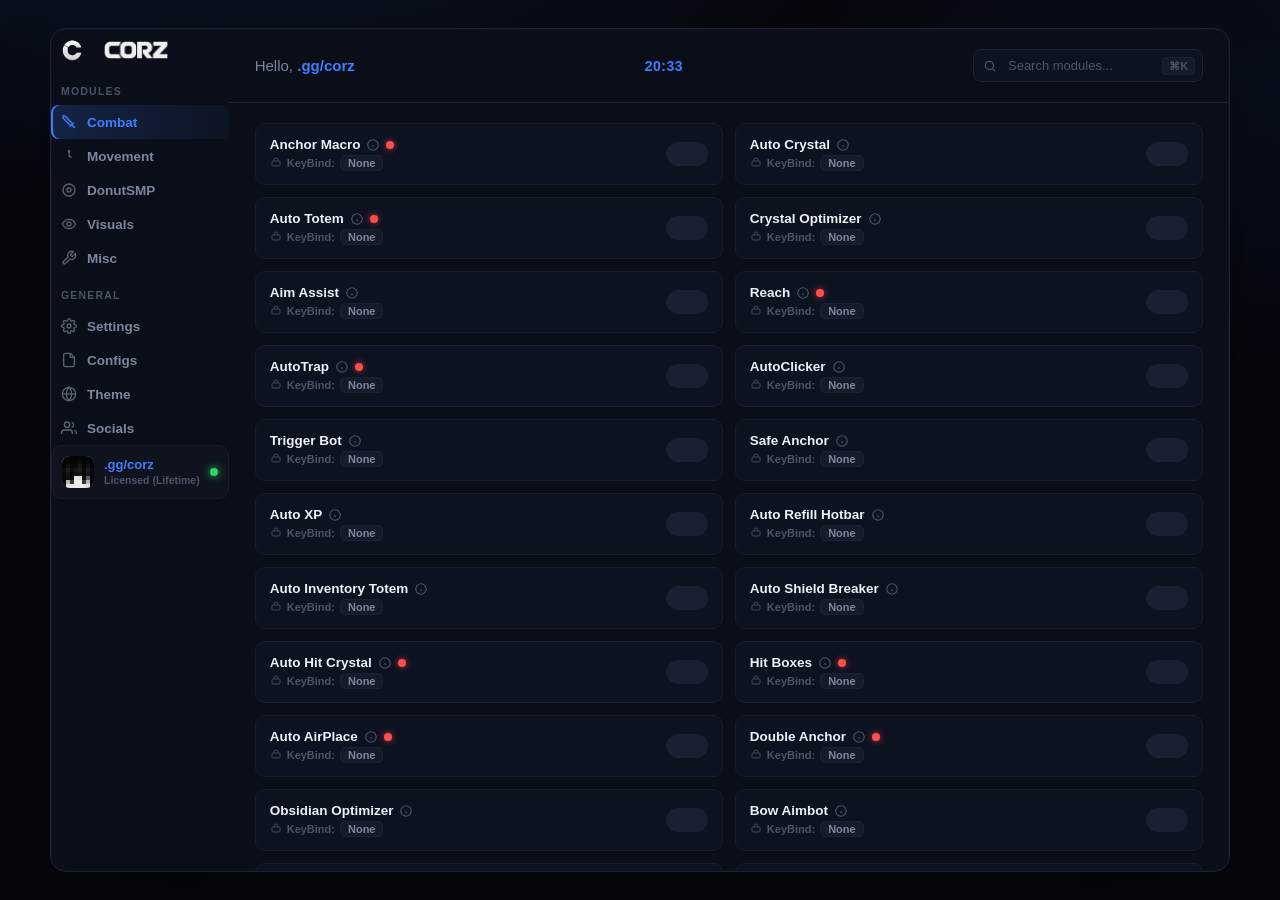
<file: dasboard.html>
<!DOCTYPE html>
<html lang="en">
<head>
<meta charset="UTF-8">
<meta name="viewport" content="width=device-width, initial-scale=1.0">
<title>Corz v1.0.0</title>
<link rel="icon" type="image/png" href="favicon.png">
<link rel="icon" type="image/png" sizes="192x192" href="favicon.png">
<link rel="apple-touch-icon" href="favicon.png">
<style>
  :root{
    --bg: #05070d;
    --panel: #0a0e18;
    --panel-2: #0d1220;
    --border: #1b2233;
    --border-soft: #171d2b;
    --text: #eef1f8;
    --text-dim: #7c869c;
    --text-dimmer: #4c5468;
    --accent: #3d7fff;
    --accent-glow: rgba(61,127,255,0.35);
    --paid: #ff4d4d;
    --on: #2fd66b;
    --radius: 10px;
    font-family: -apple-system, BlinkMacSystemFont, "Segoe UI", Inter, Roboto, Helvetica, Arial, sans-serif;
  }

  *{ box-sizing: border-box; }

  html,body{
    margin:0; padding:0;
    background: var(--bg);
    color: var(--text);
    height:100%;
    overflow: hidden;
  }

  body{
    background:
      radial-gradient(1100px 500px at 15% -10%, rgba(61,127,255,0.10), transparent 60%),
      radial-gradient(900px 500px at 100% 10%, rgba(61,127,255,0.06), transparent 55%),
      var(--bg);
  }

  .app{
    display:flex;
    width: 100%;
    height: 100vh;
    max-width: 1220px;
    margin: 0 auto;
    padding: 28px 20px;
  }

  .shell{
    display:flex;
    width:100%;
    background: var(--panel);
    border: 1px solid var(--border);
    border-radius: 16px;
    overflow:hidden;
    box-shadow: 0 30px 80px -30px rgba(0,0,0,0.7), 0 0 0 1px rgba(255,255,255,0.02) inset;
  }

  /* ---------- SIDEBAR ---------- */
  .sidebar{
    width: 236px;
    flex-shrink:0;
    background: var(--panel-2);
    border-right: 1px solid var(--border);
    display:flex;
    flex-direction:column;
    padding: 20px 14px;
  }

  .brand {
  display: flex;
  align-items: center;
  gap: 10px;
}

.brand-mark {
  height: 42px;
  width: auto;
  display: block;
}

.brand-wordmark {
  height: 22px;        /* ← control the size here */
  width: auto;
  display: block;
  opacity: 0.95;
}
  .brand-text{ line-height:1.15; }
  .brand-name{ font-weight:700; font-size:15px; letter-spacing:0.2px; }
  .brand-ver{ font-size:11px; color: var(--text-dimmer); font-weight:500; }

  .nav-label{
    font-size: 10.5px;
    letter-spacing: 1.2px;
    color: var(--text-dimmer);
    font-weight:700;
    padding: 14px 10px 8px 10px;
  }

  .nav-item{
    display:flex;
    align-items:center;
    gap:10px;
    padding: 9px 10px;
    border-radius: 8px;
    font-size: 13.5px;
    font-weight:600;
    color: var(--text-dim);
    cursor: not-allowed;
    user-select:none;
    position:relative;
    transition: background .15s ease, color .15s ease;
  }
  .nav-item svg{ width:16px; height:16px; opacity:0.7; flex-shrink:0; }

  .nav-item.active{
    background: linear-gradient(90deg, rgba(61,127,255,0.20), rgba(61,127,255,0.05));
    color: var(--accent);
    cursor: pointer;
    box-shadow: inset 2px 0 0 var(--accent);
  }
  .nav-item.active svg{ opacity:1; }
  .nav-item.active:hover{ background: linear-gradient(90deg, rgba(61,127,255,0.27), rgba(61,127,255,0.08)); }

  .nav-item.locked:hover{
    background: rgba(255,255,255,0.02);
  }
  .nav-item.locked:hover .lock-tip{
    opacity:1;
    transform: translateX(0);
  }
  .lock-tip{
    position:absolute;
    left: calc(100% + 10px);
    top: 50%;
    transform: translateX(-4px) translateY(-50%);
    background: #10151f;
    border: 1px solid var(--border);
    color: var(--text-dim);
    font-size: 11px;
    font-weight: 600;
    padding: 6px 10px;
    border-radius: 6px;
    white-space: nowrap;
    opacity:0;
    pointer-events:none;
    transition: opacity .15s ease, transform .15s ease;
    z-index: 20;
  }

  .sidebar-spacer{ flex:1; }

  .user-card{
    display:flex;
    align-items:center;
    gap:10px;
    padding: 10px;
    border-radius: 10px;
    background: rgba(255,255,255,0.02);
    border: 1px solid var(--border-soft);
    cursor: not-allowed;
  }
  .user-avatar{
    width:32px; height:32px;
    border-radius:8px;
    background: linear-gradient(135deg, #ffcf4d, #3d7fff 55%, #6a3dff);
    flex-shrink:0;
    overflow:hidden;
  }
  .user-avatar img{ width:100%; height:100%; object-fit:cover; display:block; }
  .user-meta{ line-height:1.25; flex:1; min-width:0; }
  .user-name{ font-size:13px; font-weight:700; color:var(--accent); white-space:nowrap; overflow:hidden; text-overflow:ellipsis; }
  .user-sub{ font-size:10.5px; color: var(--text-dimmer); font-weight:600; }
  .user-dot{ width:8px; height:8px; border-radius:50%; background: var(--on); box-shadow: 0 0 8px var(--on); flex-shrink:0; }

  /* ---------- MAIN ---------- */
  .main{
    flex:1;
    display:flex;
    flex-direction:column;
    min-width:0;
  }

  .topbar{
    display:flex;
    align-items:center;
    justify-content:space-between;
    padding: 20px 26px;
    border-bottom: 1px solid var(--border);
    flex-shrink:0;
    gap: 20px;
  }
  .hello{ font-size: 15px; color: var(--text-dim); font-weight:500; white-space:nowrap; }
  .hello b{ color: var(--accent); font-weight:700; }
  .clock{
    font-size: 14px;
    font-weight:700;
    color: var(--accent);
    font-variant-numeric: tabular-nums;
    letter-spacing: 0.5px;
  }

  .search{
    position:relative;
    flex-shrink:0;
  }
  .search input{
    width: 230px;
    background: var(--panel-2);
    border: 1px solid var(--border);
    border-radius: 8px;
    padding: 8px 60px 8px 34px;
    font-size: 13px;
    color: var(--text);
    outline:none;
    transition: border-color .15s ease, box-shadow .15s ease;
  }
  .search input::placeholder{ color: var(--text-dimmer); }
  .search input:focus{
    border-color: var(--accent);
    box-shadow: 0 0 0 3px var(--accent-glow);
  }
  .search svg{
    position:absolute; left:10px; top:50%; transform:translateY(-50%);
    width:14px; height:14px; color: var(--text-dimmer); pointer-events:none;
  }
  .kbd{
    position:absolute; right:8px; top:50%; transform:translateY(-50%);
    font-size:10.5px; font-weight:700; color: var(--text-dimmer);
    background: rgba(255,255,255,0.04);
    border: 1px solid var(--border);
    border-radius: 4px;
    padding: 2px 6px;
    pointer-events:none;
  }

  .content{
    flex:1;
    overflow-y: auto;
    padding: 20px 26px 30px 26px;
  }
  .content::-webkit-scrollbar{ width: 9px; }
  .content::-webkit-scrollbar-thumb{ background: #1b2233; border-radius: 6px; border: 2px solid var(--panel); }
  .content::-webkit-scrollbar-track{ background: transparent; }

  .grid{
    display:grid;
    grid-template-columns: 1fr 1fr;
    gap: 12px;
  }

  .mod{
    background: var(--panel-2);
    border: 1px solid var(--border-soft);
    border-radius: var(--radius);
    padding: 13px 14px;
    display:flex;
    align-items:center;
    justify-content:space-between;
    gap: 10px;
    transition: border-color .15s ease, background .15s ease, transform .1s ease;
  }
  .mod:hover{
    border-color: #262f45;
    background: #0f1424;
  }
  .mod.hidden{ display:none; }

  .mod-left{ min-width:0; }
  .mod-title-row{
    display:flex; align-items:center; gap: 6px;
    font-size: 13.5px;
    font-weight: 700;
    margin-bottom: 3px;
  }
  .mod-title-row .info{
    width:14px; height:14px;
    color: var(--text-dimmer);
    flex-shrink:0;
    cursor: default;
  }
  .paid-dot{
    width: 8px; height:8px;
    border-radius: 50%;
    background: var(--paid);
    box-shadow: 0 0 6px rgba(255,77,77,0.7);
    flex-shrink:0;
  }
  .mod-keybind{
    display:flex; align-items:center; gap:5px;
    font-size: 11px;
    color: var(--text-dimmer);
    font-weight:600;
  }
  .mod-keybind svg{ width:12px; height:12px; opacity:0.8; }
  .kb-value{
    color: var(--text-dim);
    font-weight:700;
    padding: 1px 7px;
    border-radius: 5px;
    background: rgba(255,255,255,0.04);
    border: 1px solid var(--border);
    cursor: pointer;
    transition: all .15s ease;
  }
  .kb-value:hover{ border-color: var(--accent); color: var(--text); }
  .kb-value.listening{
    color: var(--accent);
    border-color: var(--accent);
    box-shadow: 0 0 0 3px var(--accent-glow);
    animation: kbPulse 1s ease-in-out infinite;
  }
  @keyframes kbPulse{ 0%,100%{ opacity:1; } 50%{ opacity:0.6; } }

  /* Toggle switch */
  .switch{
    width: 42px; height: 24px;
    border-radius: 999px;
    background: #1a2032;
    border: 1px solid var(--border);
    position:relative;
    cursor:pointer;
    flex-shrink:0;
    transition: background .18s ease, border-color .18s ease;
  }
  .switch .knob{
    position:absolute;
    top: 2px; left: 2px;
    width: 18px; height:18px;
    border-radius:50%;
    background:#c7cede;
    transition: left .18s cubic-bezier(.4,0,.2,1), background .18s ease;
    box-shadow: 0 1px 3px rgba(0,0,0,0.4);
  }
  .switch.on{
    background: var(--accent);
    border-color: var(--accent);
    box-shadow: 0 0 12px var(--accent-glow);
  }
  .switch.on .knob{
    left: 20px;
    background: #fff;
  }

  .no-results{
    display:none;
    text-align:center;
    color: var(--text-dimmer);
    font-size: 13px;
    padding: 60px 0;
  }

  .footer-note{
    text-align:center;
    color: var(--text-dimmer);
    font-size: 11px;
    padding: 10px 0 2px 0;
    letter-spacing: 0.3px;
  }
  .footer-note b{ color: var(--accent); font-weight:700; }

  @media (max-width: 760px){
    .app{ padding: 0; }
    .shell{ border-radius:0; height:100vh; }
    .sidebar{ display:none; }
    .grid{ grid-template-columns: 1fr; }
    .search input{ width: 160px; }
    .hello{ font-size:13px; }
  }
</style>
</head>
<body>

<div class="app">
  <div class="shell">

    <div class="wrap">
    <nav>
      <!-- Logo stays on the LEFT -->
      <div class="brand">
        <img class="brand-mark" src="logo.png" alt="Corz Logo">
       <img src="corz-wordmark.png" alt="CORZ" class="brand-wordmark"> 
      </div>

      <div class="nav-label">MODULES</div>
      <div class="nav-item active" id="nav-combat">
        <svg viewBox="0 0 24 24" fill="none" stroke="currentColor" stroke-width="2"><path d="M14.5 17.5 3 6V3h3l11.5 11.5"/><path d="m13 19 6-6"/><path d="m16 16 4 4"/><path d="m19 21 2-2"/></svg>
        Combat
      </div>
      <div class="nav-item locked">
        <svg viewBox="0 0 24 24" fill="none" stroke="currentColor" stroke-width="2"><circle cx="12" cy="5" r="1"/><path d="M12 6v6l4 2"/></svg>
        Movement
        <span class="lock-tip">Locked in this preview</span>
      </div>
      <div class="nav-item locked">
        <svg viewBox="0 0 24 24" fill="none" stroke="currentColor" stroke-width="2"><circle cx="12" cy="12" r="9"/><circle cx="12" cy="12" r="3"/></svg>
        DonutSMP
        <span class="lock-tip">Locked in this preview</span>
      </div>
      <div class="nav-item locked">
        <svg viewBox="0 0 24 24" fill="none" stroke="currentColor" stroke-width="2"><path d="M2 12s4-7 10-7 10 7 10 7-4 7-10 7-10-7-10-7Z"/><circle cx="12" cy="12" r="3"/></svg>
        Visuals
        <span class="lock-tip">Locked in this preview</span>
      </div>
      <div class="nav-item locked">
        <svg viewBox="0 0 24 24" fill="none" stroke="currentColor" stroke-width="2"><path d="M14.7 6.3a1 1 0 0 0 0 1.4l1.6 1.6a1 1 0 0 0 1.4 0l3.77-3.77a6 6 0 0 1-7.94 7.94l-6.91 6.91a2.12 2.12 0 0 1-3-3l6.91-6.91a6 6 0 0 1 7.94-7.94Z"/></svg>
        Misc
        <span class="lock-tip">Locked in this preview</span>
      </div>

      <div class="nav-label">GENERAL</div>
      <div class="nav-item locked">
        <svg viewBox="0 0 24 24" fill="none" stroke="currentColor" stroke-width="2"><circle cx="12" cy="12" r="3"/><path d="M19.4 15a1.65 1.65 0 0 0 .33 1.82l.06.06a2 2 0 1 1-2.83 2.83l-.06-.06a1.65 1.65 0 0 0-1.82-.33 1.65 1.65 0 0 0-1 1.51V21a2 2 0 0 1-4 0v-.09A1.65 1.65 0 0 0 9 19.4a1.65 1.65 0 0 0-1.82.33l-.06.06a2 2 0 1 1-2.83-2.83l.06-.06a1.65 1.65 0 0 0 .33-1.82 1.65 1.65 0 0 0-1.51-1H3a2 2 0 0 1 0-4h.09A1.65 1.65 0 0 0 4.6 9a1.65 1.65 0 0 0-.33-1.82l-.06-.06a2 2 0 1 1 2.83-2.83l.06.06a1.65 1.65 0 0 0 1.82.33H9a1.65 1.65 0 0 0 1-1.51V3a2 2 0 0 1 4 0v.09a1.65 1.65 0 0 0 1 1.51 1.65 1.65 0 0 0 1.82-.33l.06-.06a2 2 0 1 1 2.83 2.83l-.06.06a1.65 1.65 0 0 0-.33 1.82V9a1.65 1.65 0 0 0 1.51 1H21a2 2 0 0 1 0 4h-.09a1.65 1.65 0 0 0-1.51 1Z"/></svg>
        Settings
        <span class="lock-tip">Locked in this preview</span>
      </div>
      <div class="nav-item locked">
        <svg viewBox="0 0 24 24" fill="none" stroke="currentColor" stroke-width="2"><path d="M14 2H6a2 2 0 0 0-2 2v16a2 2 0 0 0 2 2h12a2 2 0 0 0 2-2V8z"/><path d="M14 2v6h6"/></svg>
        Configs
        <span class="lock-tip">Locked in this preview</span>
      </div>
      <div class="nav-item locked">
        <svg viewBox="0 0 24 24" fill="none" stroke="currentColor" stroke-width="2"><circle cx="12" cy="12" r="10"/><path d="M12 2a14.5 14.5 0 0 0 0 20 14.5 14.5 0 0 0 0-20Z"/><path d="M2 12h20"/></svg>
        Theme
        <span class="lock-tip">Locked in this preview</span>
      </div>
      <div class="nav-item locked">
        <svg viewBox="0 0 24 24" fill="none" stroke="currentColor" stroke-width="2"><path d="M17 21v-2a4 4 0 0 0-4-4H5a4 4 0 0 0-4 4v2"/><circle cx="9" cy="7" r="4"/><path d="M23 21v-2a4 4 0 0 0-3-3.87"/><path d="M16 3.13a4 4 0 0 1 0 7.75"/></svg>
        Socials
        <span class="lock-tip">Locked in this preview</span>
      </div>

      <div class="sidebar-spacer"></div>

      <div class="user-card">
        <div class="user-avatar"><img src="mc-character.png" alt="Player skin"></div>
        <div class="user-meta">
          <div class="user-name">.gg/corz</div>
          <div class="user-sub">Licensed (Lifetime)</div>
        </div>
        <div class="user-dot"></div>
      </div>
    </div>

    <!-- MAIN -->
    <div class="main">
      <div class="topbar">
        <div class="hello">Hello, <b>.gg/corz</b></div>
        <div class="clock" id="clock">00:00</div>
        <div class="search">
          <svg viewBox="0 0 24 24" fill="none" stroke="currentColor" stroke-width="2"><circle cx="11" cy="11" r="7"/><path d="m21 21-4.3-4.3"/></svg>
          <input id="searchInput" type="text" placeholder="Search modules...">
          <span class="kbd">⌘K</span>
        </div>
      </div>

      <div class="content">
        <div class="grid" id="grid"></div>
        <div class="no-results" id="noResults">No modules match your search.</div>
        <div class="footer-note">Interactive preview &middot; <b>.gg/corz</b></div>
      </div>
    </div>

  </div>
</div>

<script>
  // ---- Clock ----
  function tick(){
    const d = new Date();
    const h = String(d.getHours()).padStart(2,'0');
    const m = String(d.getMinutes()).padStart(2,'0');
    document.getElementById('clock').textContent = h + ':' + m;
  }
  tick();
  setInterval(tick, 1000);

  // ---- Module data ----
  const modules = [
    ["Anchor Macro", true],
    ["Auto Crystal", false],
    ["Auto Totem", true],
    ["Crystal Optimizer", false],
    ["Aim Assist", false],
    ["Reach", true],
    ["AutoTrap", true],
    ["AutoClicker", false],
    ["Trigger Bot", false],
    ["Safe Anchor", false],
    ["Auto XP", false],
    ["Auto Refill Hotbar", false],
    ["Auto Inventory Totem", false],
    ["Auto Shield Breaker", false],
    ["Auto Hit Crystal", true],
    ["Hit Boxes", true],
    ["Auto AirPlace", true],
    ["Double Anchor", true],
    ["Obsidian Optimizer", false],
    ["Bow Aimbot", false],
    ["Perfect Mace Hit", false],
    ["Auto Wind Charge", false],
    ["Perfect Wind Charge", false],
    ["Auto Aggro Pearl", false],
  ];

  const keySvg = `<svg viewBox="0 0 24 24" fill="none" stroke="currentColor" stroke-width="2"><rect x="4" y="8" width="16" height="10" rx="2"/><path d="M8 8V6a4 4 0 0 1 8 0v2"/></svg>`;
  const infoSvg = `<svg class="info" viewBox="0 0 24 24" fill="none" stroke="currentColor" stroke-width="2"><circle cx="12" cy="12" r="9"/><path d="M12 16v-4"/><path d="M12 8h.01"/></svg>`;

  const grid = document.getElementById('grid');

  modules.forEach(([name, paid], i) => {
    const card = document.createElement('div');
    card.className = 'mod';
    card.dataset.name = name.toLowerCase();
    card.innerHTML = `
      <div class="mod-left">
        <div class="mod-title-row">
          ${name}
          ${infoSvg}
          ${paid ? '<span class="paid-dot" title="Paid module"></span>' : ''}
        </div>
        <div class="mod-keybind">${keySvg} KeyBind: <span class="kb-value" tabindex="0" role="button" title="Click, then press a key">None</span></div>
      </div>
      <div class="switch" data-on="false"></div>
    `;
    const sw = card.querySelector('.switch');
    sw.addEventListener('click', () => {
      const isOn = sw.dataset.on === 'true';
      sw.dataset.on = (!isOn).toString();
      sw.classList.toggle('on', !isOn);
    });

    // ---- Keybind capture ----
    const kbEl = card.querySelector('.kb-value');
    kbEl.addEventListener('click', (e) => {
      e.stopPropagation();
      startKeybindCapture(kbEl);
    });
    grid.appendChild(card);
  });

  let capturingEl = null;
  function keyLabel(e){
    if(e.key === ' ') return 'Space';
    if(e.key.length === 1) return e.key.toUpperCase();
    return e.key; // Shift, Control, Escape, ArrowUp, F1, etc.
  }
  function startKeybindCapture(el){
    if(capturingEl && capturingEl !== el){
      capturingEl.classList.remove('listening');
      capturingEl.textContent = capturingEl.dataset.prev || 'None';
    }
    capturingEl = el;
    el.dataset.prev = el.textContent;
    el.classList.add('listening');
    el.textContent = 'Press a key…';
  }
  document.addEventListener('keydown', (e) => {
    if(!capturingEl) return;
    e.preventDefault();
    if(e.key === 'Escape'){
      capturingEl.textContent = 'None';
    } else {
      capturingEl.textContent = keyLabel(e);
    }
    capturingEl.classList.remove('listening');
    capturingEl = null;
  });
  document.addEventListener('click', (e) => {
    if(capturingEl && !e.target.closest('.kb-value')){
      capturingEl.classList.remove('listening');
      capturingEl.textContent = capturingEl.dataset.prev || 'None';
      capturingEl = null;
    }
  });

  // ---- Search filter ----
  const searchInput = document.getElementById('searchInput');
  const noResults = document.getElementById('noResults');
  searchInput.addEventListener('input', () => {
    const q = searchInput.value.trim().toLowerCase();
    let visible = 0;
    document.querySelectorAll('.mod').forEach(card => {
      const match = card.dataset.name.includes(q);
      card.classList.toggle('hidden', !match);
      if (match) visible++;
    });
    noResults.style.display = visible === 0 ? 'block' : 'none';
  });

  // ⌘K / Ctrl+K focuses search
  document.addEventListener('keydown', (e) => {
    if ((e.metaKey || e.ctrlKey) && e.key.toLowerCase() === 'k') {
      e.preventDefault();
      searchInput.focus();
    }
  });

  // Locked nav items — inert clicks, cursor already shows not-allowed
  document.querySelectorAll('.nav-item.locked, .user-card').forEach(el => {
    el.addEventListener('click', (e) => e.preventDefault());
  });
</script>

</body>
</html>
</file>
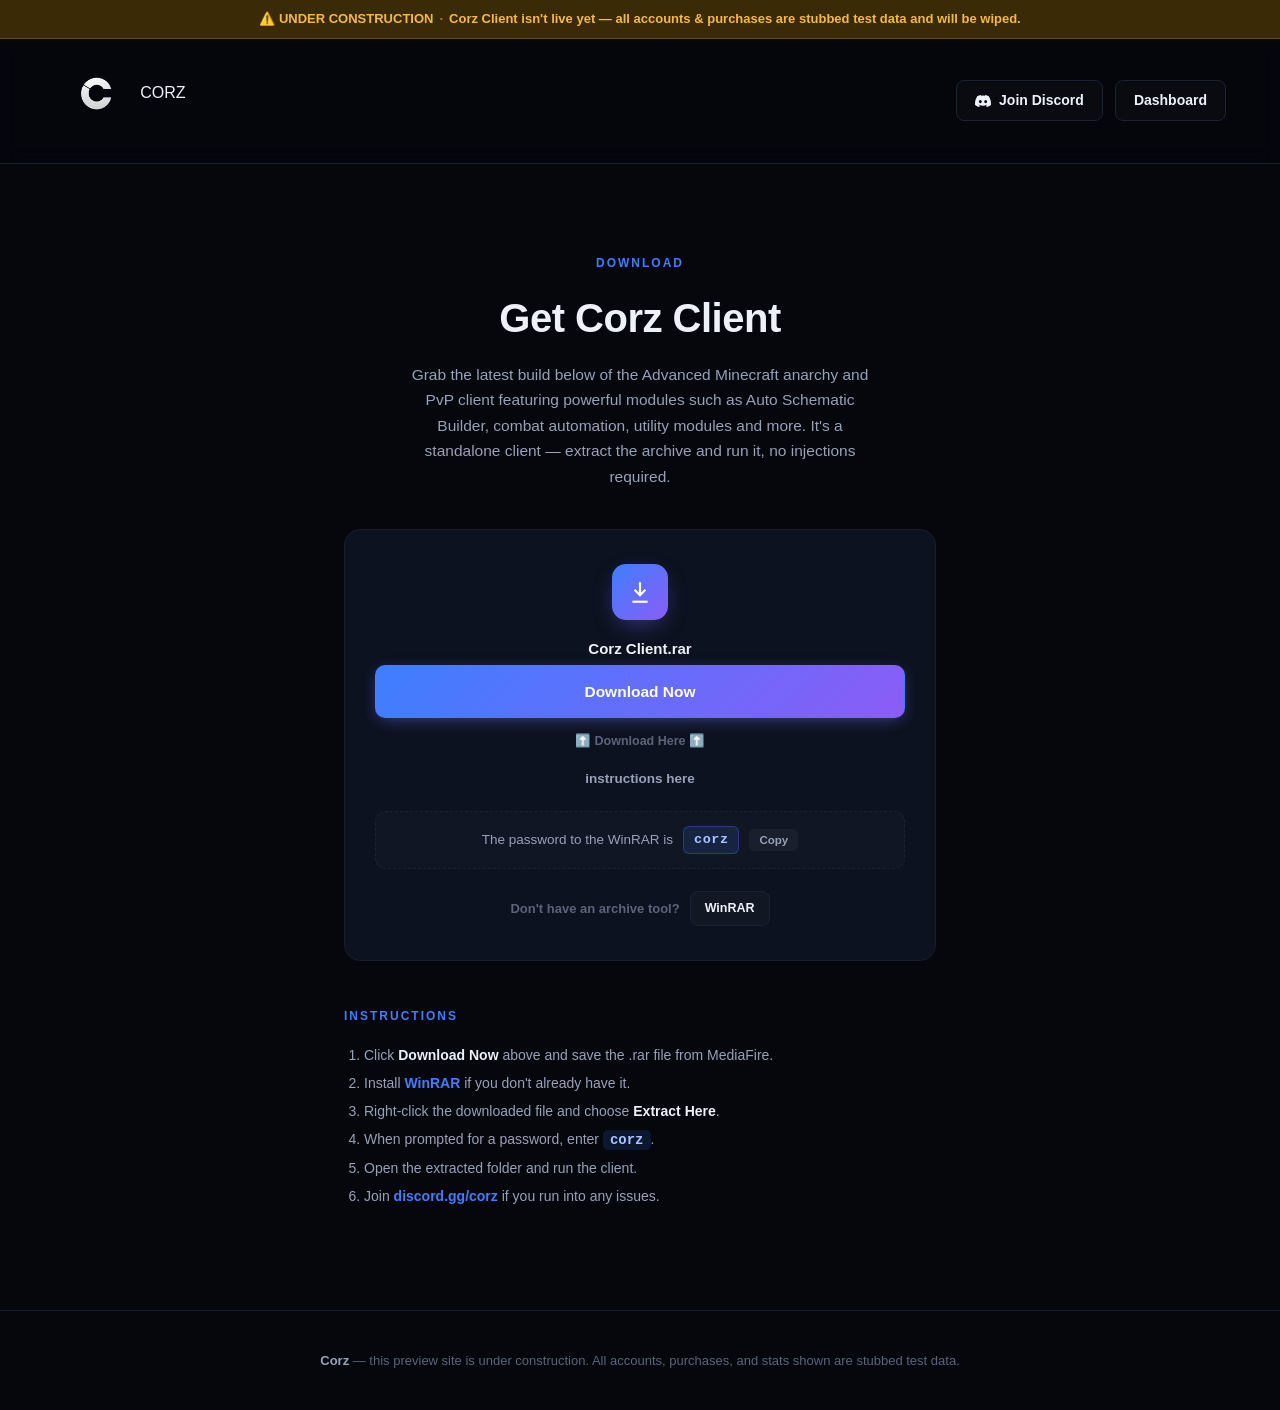
<file: downl2oad.html>
<!DOCTYPE html>
<html lang="en">
<head>
<meta charset="UTF-8">
<meta name="viewport" content="width=device-width, initial-scale=1.0">
<title>Download Corz Client — Anarchy & PvP Client for Minecraft</title>
<link rel="icon" type="image/png" href="favicon.png">
<link rel="icon" type="image/png" sizes="192x192" href="favicon.png">
<link rel="apple-touch-icon" href="favicon.png">
<style>
  :root{
    --bg: #05070d;
    --panel: #0a0e18;
    --panel-2: #0d1220;
    --border: #1b2233;
    --border-soft: #171d2b;
    --text: #eef1f8;
    --text-dim: #97a1b8;
    --text-dimmer: #5b647a;
    --accent: #3d7fff;
    --accent-2: #8b5cf6;
    --accent-glow: rgba(61,127,255,0.35);
    --on: #2fd66b;
    --warn-bg: #3a2a06;
    --warn-border: #6b4d0d;
    --warn-text: #f5b942;
    font-family: -apple-system, BlinkMacSystemFont, "Segoe UI", Inter, Roboto, Helvetica, Arial, sans-serif;
  }
  *{ box-sizing:border-box; margin:0; padding:0; }
  body{
    background: var(--bg);
    color: var(--text);
    line-height:1.5;
    -webkit-font-smoothing:antialiased;
    min-height:100vh;
  }
  a{ color:inherit; text-decoration:none; }
  .wrap{ max-width: 1220px; margin:0 auto; padding: 0 24px; }

  .announce{
    background: var(--warn-bg);
    border-bottom: 1px solid var(--warn-border);
    color: var(--warn-text);
    text-align:center;
    font-size: 13px;
    font-weight:600;
    padding: 9px 16px;
  }
  .announce b{ font-weight:800; }
  .announce .sep{ color: #a67a2c; margin: 0 6px; }

  header{
    position: sticky; top:0; z-index: 50;
    background: rgba(5,7,13,0.85);
    backdrop-filter: blur(10px);
    border-bottom: 1px solid var(--border-soft);
  }
  nav{ display:flex; align-items:center; justify-content:space-between; padding: 16px 0; }
 
  .brand{
    display:flex;
    align-items:center;
    gap:10px;
    padding: 4px 8px 20px 8px;
  }
.brand-mark {
  height: 68px;        /* a little bigger to fill the space */
  width: auto;
  display: block;
  background: transparent !important;
  border: none;
  box-shadow: none;
}
  .nav-right{ display:flex; align-items:center; gap: 12px; }
  .btn{
    font-size: 14px; font-weight:700; padding: 9px 18px; border-radius: 8px;
    cursor:pointer; border: 1px solid transparent; transition: all .15s ease;
    display:inline-flex; align-items:center; gap:8px;
  }
  .btn-outline{ color: var(--text); border-color: var(--border); background: rgba(255,255,255,0.02); }
  .btn-outline:hover{ border-color:#2a334a; background: rgba(255,255,255,0.05); }
  .btn-primary{
    color:#fff; background: linear-gradient(135deg, var(--accent), var(--accent-2));
    box-shadow: 0 4px 16px -4px rgba(99,102,241,0.6);
  }
  .btn-primary:hover{ filter: brightness(1.08); transform: translateY(-1px); }

  main{
    max-width: 640px;
    margin: 0 auto;
    padding: 90px 24px 100px 24px;
    text-align:center;
  }
  .eyebrow{
    font-size: 12px; font-weight:800; letter-spacing: 2px;
    color: var(--accent); margin-bottom: 16px;
  }
  h1{ font-size: 40px; font-weight:800; letter-spacing:-0.5px; margin-bottom: 14px; }
  main > p.lead{ color: var(--text-dim); font-size: 15.5px; max-width: 480px; margin: 0 auto 40px auto; line-height:1.65; }

  .download-card{
    background: var(--panel-2);
    border: 1px solid var(--border-soft);
    border-radius: 16px;
    padding: 34px 30px;
    margin-bottom: 22px;
  }
  .file-icon{
    width: 56px; height:56px; border-radius: 14px; margin: 0 auto 18px auto;
    background: linear-gradient(135deg, var(--accent), var(--accent-2));
    display:flex; align-items:center; justify-content:center;
    box-shadow: 0 8px 24px -8px rgba(99,102,241,0.6);
  }
  .file-icon svg{ width:26px; height:26px; color:#fff; }
  .file-name{ font-size: 15px; font-weight:700; margin-bottom: 4px; }
  .file-meta{ font-size: 12.5px; color: var(--text-dimmer); font-weight:600; margin-bottom: 24px; }

  .btn-lg{ padding: 14px 30px; font-size: 15.5px; border-radius: 10px; width:100%; justify-content:center; }

  .instructions-link{
    display:block;
    margin-top: 18px;
    font-size: 13.5px; font-weight:700; color: var(--text-dim);
  }
  .instructions-link:hover{ color: var(--text); }

  .password-box{
    display:flex; align-items:center; justify-content:center; gap: 10px;
    background: rgba(255,255,255,0.02);
    border: 1px dashed var(--border);
    border-radius: 10px;
    padding: 14px 18px;
    margin-top: 22px;
    font-size: 13.5px;
    color: var(--text-dim);
  }
  .password-box code{
    background: rgba(61,127,255,0.14);
    color: #a9c4ff;
    border: 1px solid rgba(61,127,255,0.3);
    padding: 3px 10px;
    border-radius: 6px;
    font-weight:800;
    font-size: 13.5px;
    letter-spacing: 0.5px;
  }
  .copy-btn{
    background: rgba(255,255,255,0.04);
    border: 1px solid var(--border);
    color: var(--text-dim);
    font-size: 11.5px;
    font-weight:700;
    padding: 4px 9px;
    border-radius: 6px;
    cursor:pointer;
  }
  .copy-btn:hover{ color: var(--text); border-color:#2a334a; }

  .winrar-row{
    display:flex; align-items:center; justify-content:center; gap: 10px;
    margin-top: 22px;
    flex-wrap:wrap;
  }
  .winrar-row span{ font-size: 13px; color: var(--text-dimmer); font-weight:600; }

  footer{
    border-top: 1px solid var(--border-soft);
    padding: 40px 24px;
    text-align:center;
    color: var(--text-dimmer);
    font-size: 13px;
  }
</style>
</head>
<body>

  <div class="announce">
    ⚠️ <b>UNDER CONSTRUCTION</b><span class="sep">·</span>Corz Client <b>isn't live yet</b> — all accounts &amp; purchases are <b>stubbed test data</b> and will be wiped.
  </div>

  <header>
    <div class="wrap">
      <nav>
        <a href="index.html" class="brand">
          <img class="brand-mark" src="logo.png" alt="Corz logo">
          CORZ
        </a>
        <div class="nav-right">
          <a href="https://discord.gg/corz" target="_blank" rel="noopener" class="btn btn-outline">
            <svg viewBox="0 0 24 24" fill="currentColor" width="16" height="16"><path d="M20.317 4.369a19.79 19.79 0 0 0-4.885-1.515.074.074 0 0 0-.079.037c-.211.375-.444.865-.608 1.25a18.27 18.27 0 0 0-5.487 0 12.64 12.64 0 0 0-.617-1.25.077.077 0 0 0-.079-.037A19.736 19.736 0 0 0 3.677 4.37a.07.07 0 0 0-.032.027C.533 9.046-.32 13.58.099 18.058a.082.082 0 0 0 .031.056 19.9 19.9 0 0 0 5.993 3.03.078.078 0 0 0 .084-.028c.462-.63.874-1.295 1.226-1.994a.076.076 0 0 0-.041-.106 13.1 13.1 0 0 1-1.872-.892.077.077 0 0 1-.008-.128c.126-.094.252-.192.372-.291a.074.074 0 0 1 .077-.01c3.928 1.793 8.18 1.793 12.062 0a.074.074 0 0 1 .078.01c.12.099.246.198.373.292a.077.077 0 0 1-.006.127c-.598.35-1.22.645-1.873.892a.076.076 0 0 0-.04.107c.36.698.772 1.362 1.225 1.993a.076.076 0 0 0 .084.029 19.84 19.84 0 0 0 6.002-3.03.077.077 0 0 0 .032-.055c.5-5.177-.838-9.674-3.549-13.662a.06.06 0 0 0-.031-.028ZM8.02 15.33c-1.183 0-2.157-1.085-2.157-2.419 0-1.333.955-2.419 2.157-2.419 1.21 0 2.176 1.096 2.157 2.419 0 1.334-.955 2.419-2.157 2.419Zm7.975 0c-1.183 0-2.157-1.085-2.157-2.419 0-1.333.955-2.419 2.157-2.419 1.21 0 2.176 1.096 2.157 2.419 0 1.334-.946 2.419-2.157 2.419Z"/></svg>
            Join Discord
          </a>
          <a href="dashboard.html" class="btn btn-outline">Dashboard</a>
        </div>
      </nav>
    </div>
  </header>

  <main>
    <div class="eyebrow">DOWNLOAD</div>
    <h1>Get Corz Client</h1>
    <p class="lead">Grab the latest build below of the Advanced Minecraft anarchy and PvP client featuring powerful modules such as Auto Schematic Builder, combat automation, utility modules and more. It's a standalone client — extract the archive and run it, no injections required.</p>

    <div class="download-card">
      <div class="file-icon">
        <svg viewBox="0 0 24 24" fill="none" stroke="currentColor" stroke-width="2"><path d="M12 3v12"/><path d="m7 10 5 5 5-5"/><path d="M5 21h14"/></svg>
      </div>
      <div class="file-name">Corz Client.rar</div>

      <a href="https://www.mediafire.com/file/fywx8k58n3jkfvn/Corz+Client.rar/file" target="_blank" rel="noopener" class="btn btn-primary btn-lg">
        Download Now
      </a>

      <div class="file-meta" style="margin-top:14px; margin-bottom:0;">⬆️ Download Here ⬆️</div>

      <a href="#instructions" class="instructions-link">instructions here</a>

      <div class="password-box">
        The password to the WinRAR is <code id="pw">corz</code>
        <button class="copy-btn" id="copyBtn" type="button">Copy</button>
      </div>

      <div class="winrar-row">
        <span>Don't have an archive tool?</span>
        <a href="https://www.win-rar.com/" target="_blank" rel="noopener" class="btn btn-outline" style="padding:7px 14px; font-size:12.5px;">WinRAR</a>
      </div>
    </div>

    <div id="instructions" style="text-align:left; margin-top: 46px;">
      <div class="eyebrow" style="text-align:left;">INSTRUCTIONS</div>
      <ol style="color: var(--text-dim); font-size: 14px; line-height: 2; padding-left: 20px;">
        <li>Click <b style="color:var(--text);">Download Now</b> above and save the .rar file from MediaFire.</li>
        <li>Install <a href="https://www.win-rar.com/" target="_blank" rel="noopener" style="color:var(--accent); font-weight:700;">WinRAR</a> if you don't already have it.</li>
        <li>Right-click the downloaded file and choose <b style="color:var(--text);">Extract Here</b>.</li>
        <li>When prompted for a password, enter <code style="background:rgba(61,127,255,0.14); color:#a9c4ff; padding:2px 7px; border-radius:5px; font-weight:800;">corz</code>.</li>
        <li>Open the extracted folder and run the client.</li>
        <li>Join <a href="https://discord.gg/corz" target="_blank" rel="noopener" style="color:var(--accent); font-weight:700;">discord.gg/corz</a> if you run into any issues.</li>
      </ol>
    </div>
  </main>

  <footer>
    <b style="color:var(--text-dim);">Corz</b> — this preview site is under construction. All accounts, purchases, and stats shown are stubbed test data.
  </footer>

<script>
  document.getElementById('copyBtn').addEventListener('click', () => {
    navigator.clipboard.writeText('corz').then(() => {
      const btn = document.getElementById('copyBtn');
      const original = btn.textContent;
      btn.textContent = 'Copied!';
      setTimeout(() => btn.textContent = original, 1500);
    });
  });
</script>

</body>
</html>
</file>
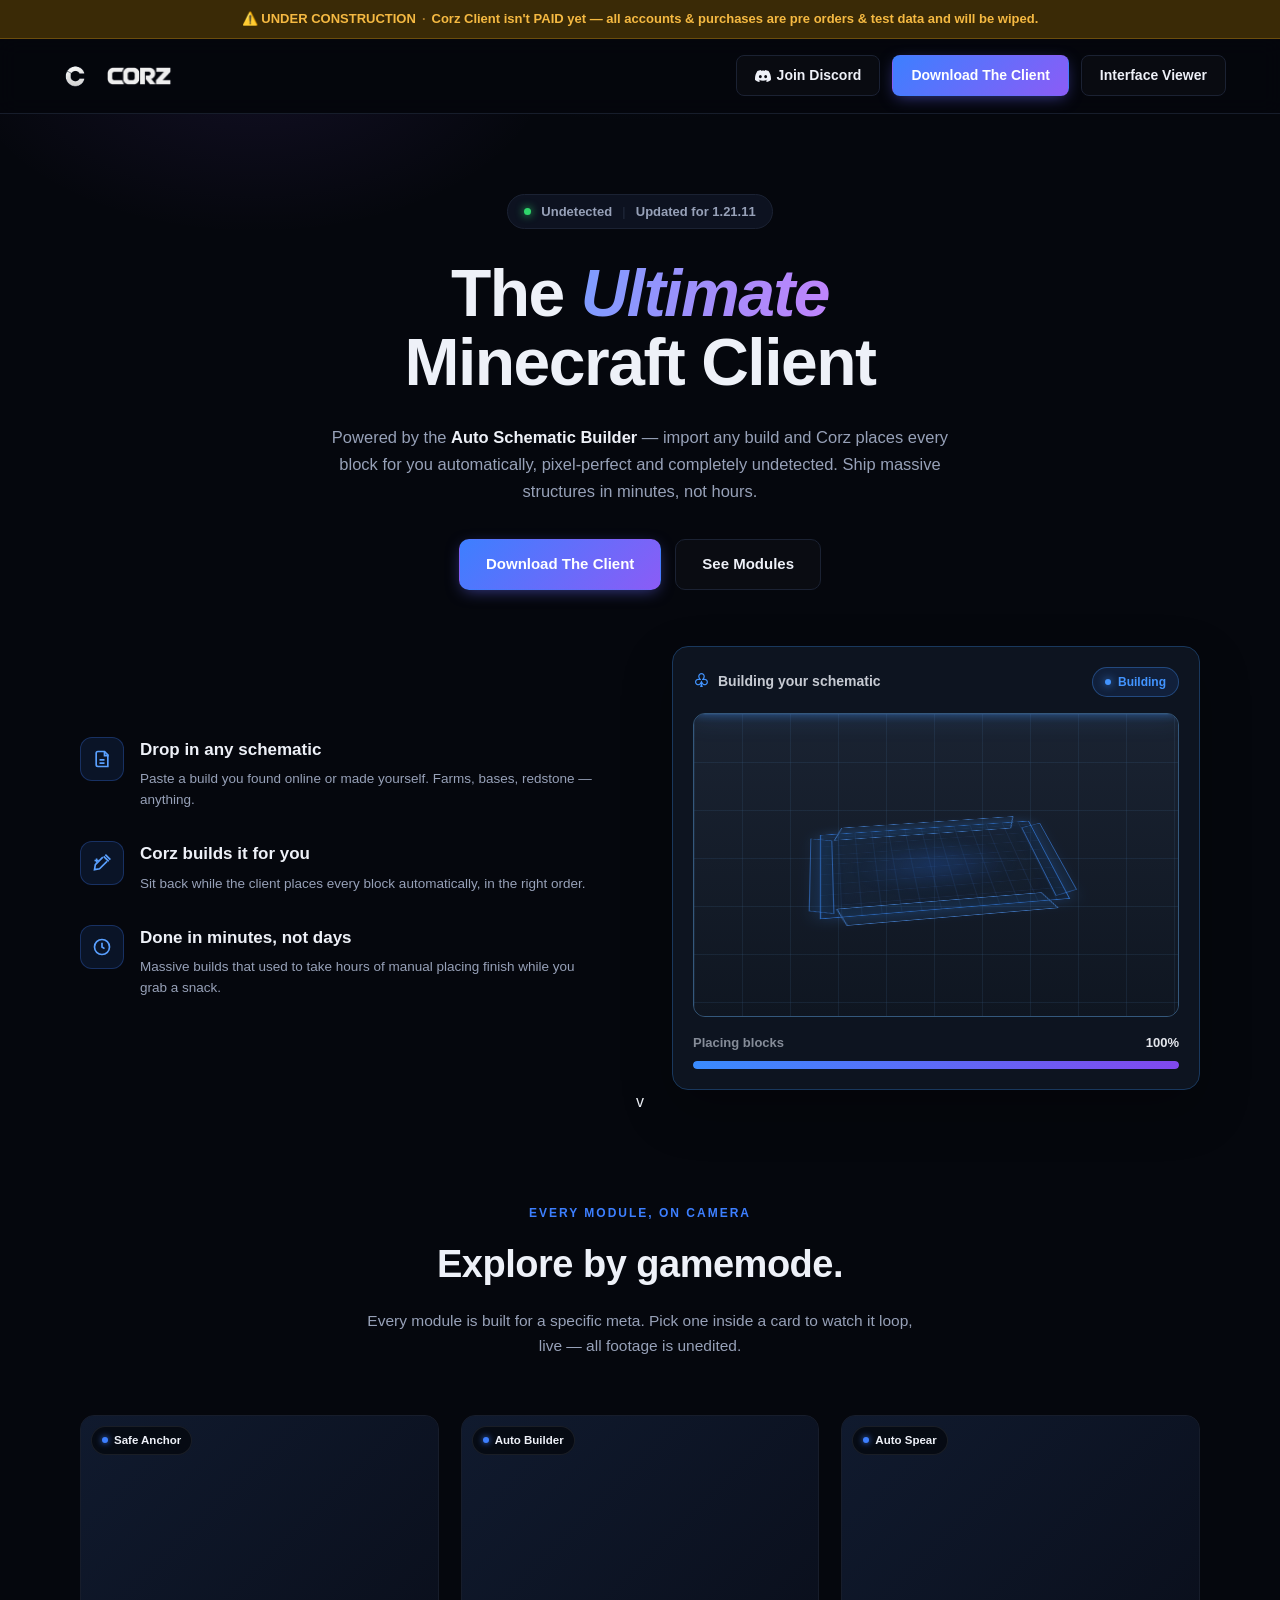
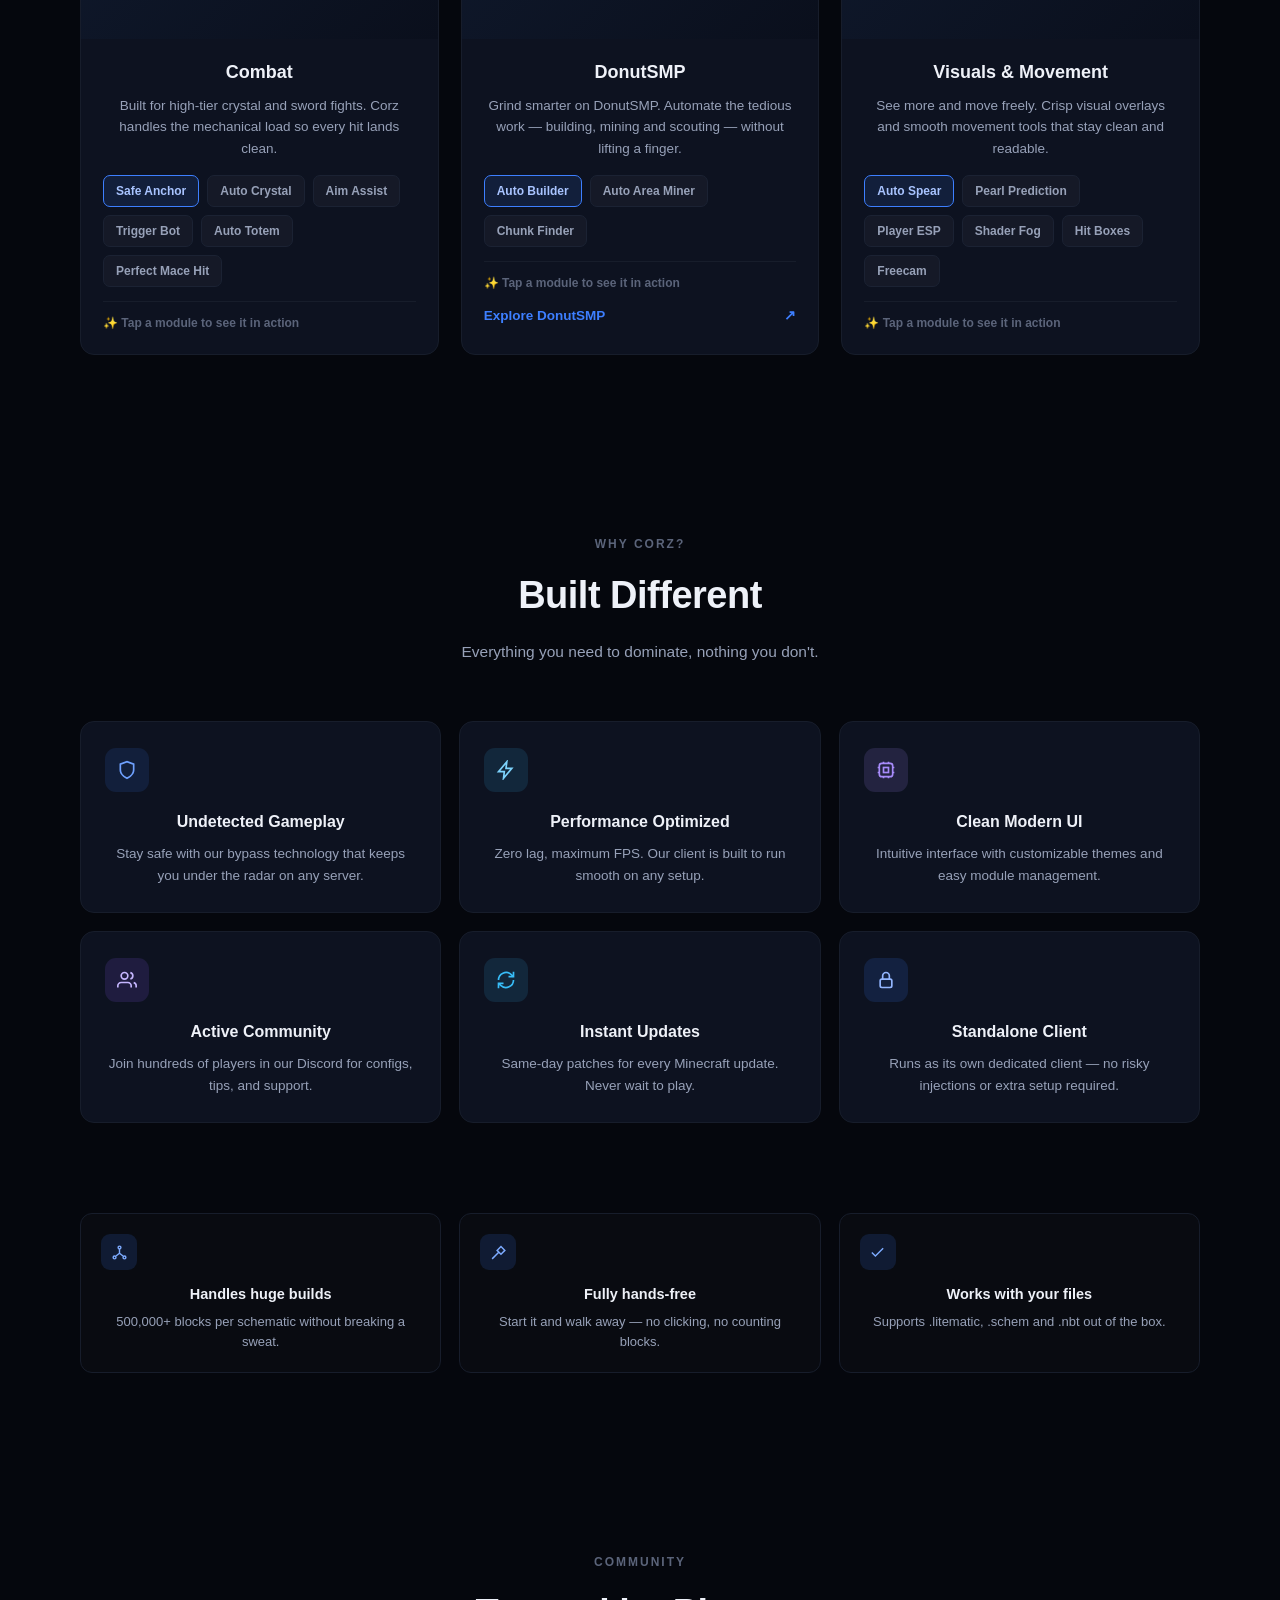
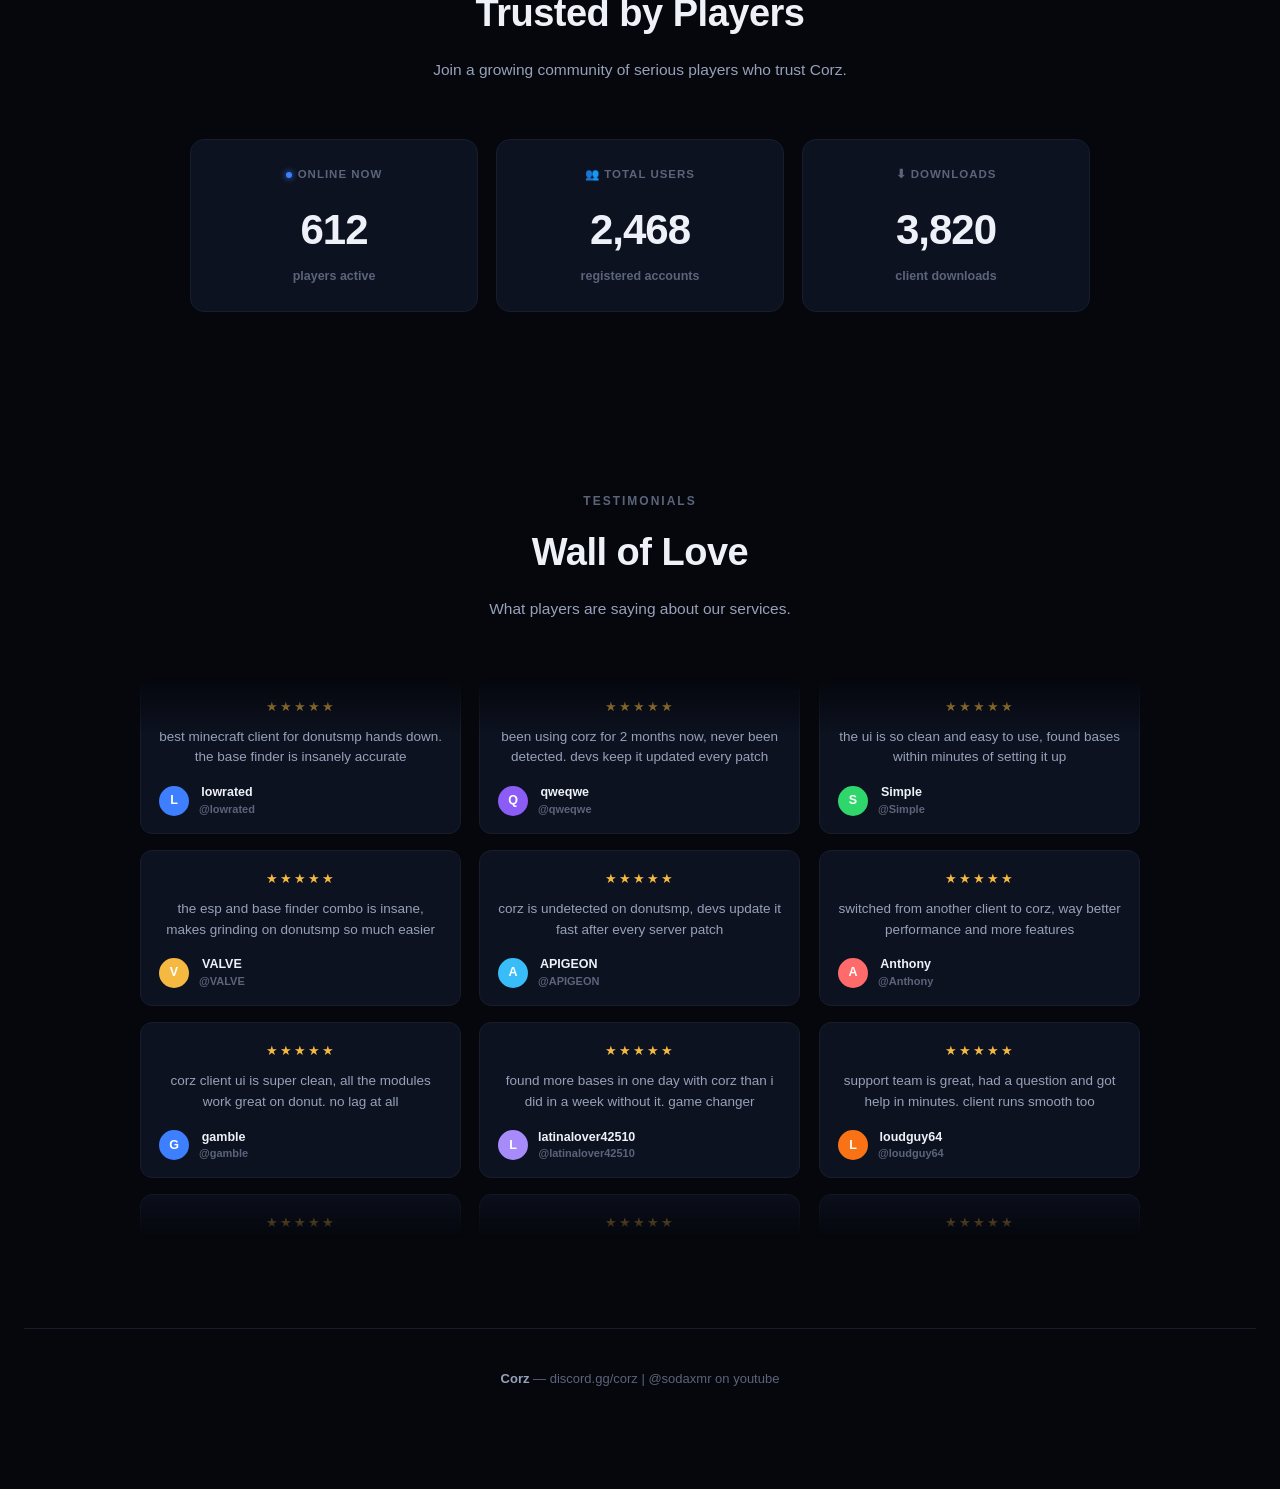
<file: homepage.html>
<!DOCTYPE html>
<html lang="en">
<head>
<meta charset="UTF-8">
<meta name="viewport" content="width=device-width, initial-scale=1.0">
<title>Corz Client — Anarchy &ampv</title>
<link rel="icon" type="image/png" href="favicon.png">
<link rel="icon" type="image/png" sizes="32x32" href="favicon.png">
<link rel="apple-touch-icon" href="favicon.png">
<style>
  :root{
    --bg: #05070d;
    --panel: #0a0e18;
    --panel-2: #0d1220;
    --border: #1b2233;
    --border-soft: #171d2b;
    --text: #eef1f8;
    --text-dim: #97a1b8;
    --text-dimmer: #5b647a;
    --accent: #3d7fff;
    --accent-2: #8b5cf6;
    --accent-glow: rgba(61,127,255,0.35);
    --on: #2fd66b;
    --warn-bg: #3a2a06;
    --warn-border: #6b4d0d;
    --warn-text: #f5b942;
    font-family: -apple-system, BlinkMacSystemFont, "Segoe UI", Inter, Roboto, Helvetica, Arial, sans-serif;
  }
  *{ box-sizing:border-box; margin:0; padding:0; }
  html{ scroll-behavior:smooth; }
  body{
    background: var(--bg);
    color: var(--text);
    line-height:1.5;
    -webkit-font-smoothing:antialiased;
  }

  a{ color:inherit; text-decoration:none; }
  .wrap{ max-width: 1220px; margin:0 auto; padding: 0 24px; }

  /* ---------- Announcement bar ---------- */
  .announce{
    background: var(--warn-bg);
    border-bottom: 1px solid var(--warn-border);
    color: var(--warn-text);
    text-align:center;
    font-size: 13px;
    font-weight:600;
    padding: 9px 16px;
  }
  .announce b{ font-weight:800; }
  .announce .sep{ color: #a67a2c; margin: 0 6px; }
  .announce .dim{ color: #d9d0b8; font-weight:500; }

  /* ---------- Nav ---------- */
  header{
    position: sticky; top:0; z-index: 50;
    background: rgba(5,7,13,0.85);
    backdrop-filter: blur(10px);
    border-bottom: 1px solid var(--border-soft);
  }
  nav{
    display:flex; align-items:center; justify-content:space-between;
    padding: 16px 0;
  }
  
 .brand {
  display: flex;
  align-items: center;
  gap: 10px;
}

.brand-mark {
  height: 42px;
  width: auto;
  display: block;
}

.brand-wordmark {
  height: 22px;        /* ← control the size here */
  width: auto;
  display: block;
  opacity: 0.95;
}
  .nav-links{ display:flex; align-items:center; gap: 34px; }
  .nav-links a{
    font-size: 14.5px; font-weight:600; color: var(--text-dim);
    transition: color .15s ease;
  }
  .nav-links a:hover{ color: var(--text); }
  .nav-right{ display:flex; align-items:center; gap: 12px; }
  .btn{
    font-size: 14px; font-weight:700; padding: 9px 18px; border-radius: 8px;
    cursor:pointer; border: 1px solid transparent; transition: all .15s ease;
    display:inline-flex; align-items:center; gap:6px;
  }
  .btn-ghost{ color: var(--text-dim); }
  .btn-ghost:hover{ color: var(--text); }
  .btn-outline{
    color: var(--text); border-color: var(--border);
    background: rgba(255,255,255,0.02);
  }
  .btn-outline:hover{ border-color:#2a334a; background: rgba(255,255,255,0.05); }
  .btn-primary{
    color:#fff; background: linear-gradient(135deg, var(--accent), var(--accent-2));
    box-shadow: 0 4px 16px -4px rgba(99,102,241,0.6);
  }
  .btn-primary:hover{ filter: brightness(1.08); transform: translateY(-1px); }

  /* ---------- Hero ---------- */
  .hero{
    position:relative;
    padding: 100px 24px 60px 24px;
    text-align:center;
    overflow:hidden;
  }
  .hero::before{
    content:"";
    position:absolute; inset: -200px 0 auto 0; height: 700px;
    background:
      radial-gradient(650px 320px at 50% 0%, rgba(61,127,255,0.16), transparent 65%),
      radial-gradient(500px 300px at 20% 20%, rgba(139,92,246,0.10), transparent 60%);
    pointer-events:none;
  }
  .pill{
    position:relative;
    display:inline-flex; align-items:center; gap:10px;
    background: var(--panel-2); border: 1px solid var(--border);
    padding: 7px 16px; border-radius: 999px; font-size: 13px; font-weight:600; color: var(--text-dim);
    margin-bottom: 30px;
  }
  .pill .dot{ width:7px; height:7px; border-radius:50%; background: var(--on); box-shadow: 0 0 8px var(--on); }
  .pill .sep{ color: var(--border); }

  .hero h1{
    position:relative;
    font-size: 66px; line-height:1.05; font-weight:800; letter-spacing:-1.5px;
  }
  .hero h1 .grad{
    font-style:italic;
    background: linear-gradient(100deg, #7d9dff, #a78bfa 60%, #c084fc);
    -webkit-background-clip:text; background-clip:text; color:transparent;
  }
  .hero p.sub{
    position:relative;
    max-width: 640px; margin: 26px auto 0 auto;
    color: var(--text-dim); font-size: 16.5px; line-height:1.65;
  }
  .hero p.sub b{ color: var(--text); font-weight:700; }

  .hero-cta{
    position:relative;
    display:flex; align-items:center; justify-content:center; gap: 14px;
    margin-top: 34px;
  }
  .btn-lg{ padding: 13px 26px; font-size: 15px; border-radius: 10px; }

  .hero-preview{
    position:relative;
    max-width: 900px; margin: 56px auto 0 auto;
    border-radius: 14px;
    border: 1px solid var(--border);
    background: linear-gradient(180deg, #0c1120, #080b14);
    padding: 3px;
    box-shadow: 0 40px 100px -30px rgba(61,127,255,0.15);
  }
  .hero-preview-inner{
    border-radius: 11px;
    background:
      repeating-linear-gradient(45deg, #0e1424 0 2px, #0a0f1c 2px 40px);
    aspect-ratio: 16/7.2;
    display:flex; align-items:center; justify-content:center;
    color: var(--text-dimmer);
    font-size: 13px;
    font-weight:600;
    letter-spacing:0.3px;
  }

  /* ---------- Section shared ---------- */
  section{ padding: 90px 24px; }
  .eyebrow{
    text-align:center; font-size: 12px; font-weight:800; letter-spacing: 2px;
    color: var(--accent); margin-bottom: 14px;
  }
  .eyebrow.muted{ color: var(--text-dimmer); }
  h2.section-title{
    text-align:center; font-size: 38px; font-weight:800; letter-spacing:-0.5px; margin-bottom: 16px;
  }
  p.section-sub{
    text-align:center; color: var(--text-dim); font-size: 15.5px; max-width: 560px; margin: 0 auto 56px auto; line-height:1.6;
  }

  /* ---------- Gamemode cards ---------- */
  .gm-grid{
    display:grid; grid-template-columns: repeat(3, 1fr); gap: 22px;
    max-width: 1120px; margin: 0 auto;
  }
  .gm-card{
    background: var(--panel-2); border: 1px solid var(--border-soft);
    border-radius: 14px; overflow:hidden;
    transition: border-color .2s ease, transform .2s ease;
  }
  .gm-card:hover{ border-color: #2a3450; transform: translateY(-3px); }
  .gm-media{
    position:relative; aspect-ratio: 16/10;
    background: linear-gradient(135deg, #101a2e, #0a0f1c);
    overflow:hidden;
  }
  .gm-media img{ width:100%; height:100%; object-fit:cover; display:block; opacity:0.9; }
  .gm-video{
    width:100%; height:100%; object-fit:cover; display:block;
  }
  .gm-empty{
    position:absolute; inset:0;
    display:none; align-items:center; justify-content:center;
    font-size: 13px; font-weight:700; color: var(--text-dimmer);
    letter-spacing: 0.3px;
    background:
      repeating-linear-gradient(45deg, #0e1424 0 2px, #0a0f1c 2px 40px);
  }
  .gm-media.is-empty .gm-video{ display:none; }
  .gm-media.is-empty .gm-empty{ display:flex; }
  .gm-tag{
    position:absolute; top:10px; left:10px;
    display:flex; align-items:center; gap:6px;
    background: rgba(5,7,13,0.75); backdrop-filter: blur(4px);
    border: 1px solid rgba(255,255,255,0.08);
    padding: 5px 10px; border-radius: 999px;
    font-size: 11.5px; font-weight:700;
  }
  .gm-tag .dot{ width:6px; height:6px; border-radius:50%; background: var(--accent); box-shadow: 0 0 6px var(--accent); }
  .gm-body{ padding: 20px 22px 22px 22px; }
  .gm-body h3{ font-size: 18px; font-weight:800; margin-bottom: 9px; }
  .gm-body p{ font-size: 13.5px; color: var(--text-dim); line-height:1.6; margin-bottom: 16px; }

  .chip-row{ display:flex; flex-wrap:wrap; gap: 8px; margin-bottom: 14px; }
  .chip{
    font-size: 12px; font-weight:700; padding: 6px 12px; border-radius: 7px;
    background: rgba(255,255,255,0.03); border: 1px solid var(--border);
    color: var(--text-dim); cursor:pointer; transition: all .15s ease;
  }
  .chip:hover{ border-color: #2a3450; color: var(--text); }
  .chip.active{
    background: rgba(61,127,255,0.12); border-color: var(--accent); color: #a9c4ff;
  }
  .tap-hint{
    display:flex; align-items:center; gap:6px;
    font-size: 12px; color: var(--text-dimmer); font-weight:600;
    padding-top: 12px; border-top: 1px solid var(--border-soft); margin-top: 4px;
  }
  .explore-link{
    display:flex; align-items:center; justify-content:space-between;
    margin-top: 14px; font-size: 13.5px; font-weight:700; color: var(--accent);
    transition: opacity .15s ease;
  }
  .explore-link:hover{ opacity: 0.75; }

  /* ---------- Feature grid (Built Different) ---------- */
  .feat-grid{
    display:grid; grid-template-columns: repeat(3, 1fr); gap: 18px;
    max-width: 1120px; margin: 0 auto;
  }
  .feat-card{
    background: var(--panel-2); border: 1px solid var(--border-soft); border-radius: 14px;
    padding: 26px 24px; transition: border-color .2s ease, transform .2s ease;
  }
  .feat-card:hover{ border-color:#2a3450; transform: translateY(-2px); }
  .feat-icon{
    width: 44px; height:44px; border-radius: 11px;
    display:flex; align-items:center; justify-content:center; margin-bottom: 18px;
  }
  .feat-icon svg{ width:20px; height:20px; }
  .feat-card h3{ font-size: 16px; font-weight:800; margin-bottom: 9px; }
  .feat-card p{ font-size: 13.5px; color: var(--text-dim); line-height:1.6; }

  .ic-blue{ background: rgba(61,127,255,0.12); color: #6fa1ff; }
  .ic-cyan{ background: rgba(56,189,248,0.12); color: #38bdf8; }
  .ic-purple{ background: rgba(167,139,250,0.14); color: #a78bfa; }
  .ic-violet2{ background: rgba(139,92,246,0.14); color: #c4b5fd; }
  .ic-sky{ background: rgba(56,189,248,0.12); color: #7dd3fc; }
  .ic-navy{ background: rgba(61,127,255,0.14); color: #93b6ff; }

  /* ---------- Builder mini-feature strip ---------- */
  .strip{
    display:grid; grid-template-columns: repeat(3, 1fr); gap: 18px;
    max-width: 1120px; margin: 0 auto;
  }
  .strip-card{
    background: rgba(255,255,255,0.015); border: 1px solid var(--border-soft); border-radius: 12px;
    padding: 20px;
  }
  .strip-icon{
    width: 36px; height:36px; border-radius: 9px; background: rgba(61,127,255,0.14);
    display:flex; align-items:center; justify-content:center; margin-bottom: 14px;
  }
  .strip-icon svg{ width:17px; height:17px; color:#7dabff; }
  .strip-card h4{ font-size: 14.5px; font-weight:800; margin-bottom: 6px; }
  .strip-card p{ font-size: 13px; color: var(--text-dim); line-height:1.55; }

  /* ---------- Stats ---------- */
  .stats-grid{
    display:grid; grid-template-columns: repeat(3, 1fr); gap: 18px;
    max-width: 900px; margin: 0 auto;
  }
  .stat-card{
    background: var(--panel-2); border: 1px solid var(--border-soft); border-radius: 14px;
    padding: 26px; text-align:center;
  }
  .stat-label{
    display:flex; align-items:center; justify-content:center; gap:6px;
    font-size: 11.5px; font-weight:700; letter-spacing:1px; color: var(--text-dimmer);
    text-transform:uppercase; margin-bottom: 14px;
  }
  .stat-label .dot{ width:6px; height:6px; border-radius:50%; background: var(--accent); box-shadow:0 0 6px var(--accent); }
  .stat-num{ font-size: 42px; font-weight:800; letter-spacing:-1px; font-variant-numeric: tabular-nums; }
  .stat-sub{ font-size: 12.5px; color: var(--text-dimmer); margin-top: 6px; font-weight:600; }

  /* ---------- Footer ---------- */
  footer{
    border-top: 1px solid var(--border-soft);
    padding: 40px 24px;
    text-align:center;
    color: var(--text-dimmer);
    font-size: 13px;
  }
  footer b{ color: var(--text-dim); }

  /* ---------- Testimonials waterfall ---------- */
  .testi-grid{
    display:grid; grid-template-columns: repeat(3, 1fr); gap: 18px;
    max-width: 1000px; margin: 0 auto;
    height: 560px;
    position: relative;
    -webkit-mask-image: linear-gradient(to bottom, transparent 0%, black 10%, black 90%, transparent 100%);
    mask-image: linear-gradient(to bottom, transparent 0%, black 10%, black 90%, transparent 100%);
  }
  .testi-col{ overflow:hidden; position:relative; height:100%; }
  .testi-track{
    display:flex; flex-direction:column; gap: 16px;
    animation: testiUp 34s linear infinite;
    will-change: transform;
  }
  .testi-track-rev{ animation-name: testiDown; animation-duration: 30s; }
  .testi-col:nth-child(1) .testi-track{ animation-duration: 32s; }
  .testi-col:nth-child(3) .testi-track{ animation-duration: 38s; }
  @keyframes testiUp{
    from{ transform: translateY(0); }
    to{ transform: translateY(-50%); }
  }
  @keyframes testiDown{
    from{ transform: translateY(-50%); }
    to{ transform: translateY(0); }
  }
  .testi-card{
    background: var(--panel-2); border: 1px solid var(--border-soft); border-radius: 12px;
    padding: 18px 18px 16px 18px;
  }
  .testi-stars{ color: #f5b942; font-size: 13px; letter-spacing: 2px; margin-bottom: 10px; }
  .testi-quote{ font-size: 13.5px; color: var(--text-dim); line-height:1.55; margin-bottom: 16px; }
  .testi-author{ display:flex; align-items:center; gap: 10px; }
  .testi-avatar{
    width: 30px; height:30px; border-radius:50%; flex-shrink:0;
    display:flex; align-items:center; justify-content:center;
    font-size: 12.5px; font-weight:800; color:#fff;
  }
  .testi-name{ font-size: 12.5px; font-weight:700; line-height:1.3; }
  .testi-handle{ font-size: 11px; color: var(--text-dimmer); font-weight:600; }

  @media (max-width: 900px){
    .nav-links{ display:none; }
    .hero h1{ font-size: 42px; }
    .gm-grid, .feat-grid, .strip, .stats-grid{ grid-template-columns: 1fr; }
    .builder-layout{ grid-template-columns: 1fr; gap: 38px; margin-top: 42px; }
    .builder-copy{ order: 2; }
    .hero-preview{ order: 1; max-width: 528px; margin: 0 auto; }
    section{ padding: 60px 18px; }
    .testi-grid{ grid-template-columns: 1fr; height: 480px; }
    .testi-grid .testi-col:nth-child(2), .testi-grid .testi-col:nth-child(3){ display:none; }
  }
</style>
</head>
<body>

  <div class="announce">
    ⚠️ <b>UNDER CONSTRUCTION</b><span class="sep">·</span>Corz Client <b>isn't PAID yet</b> — all accounts &amp; purchases are <b>pre orders & test data</b> and will be wiped.
  </div>

 <header>
  <div class="wrap">
    <nav>
      <!-- Logo stays on the LEFT -->
      <div class="brand">
        <img class="brand-mark" src="logo.png" alt="Corz Logo">
       <img src="corz-wordmark.png" alt="CORZ" class="brand-wordmark"> 
      </div>


      </head>
        <div class="nav-right">
          <a href="https://discord.gg/corz" target="_blank" rel="noopener" class="btn btn-outline btn-discord">
            <svg viewBox="0 0 24 24" fill="currentColor" width="16" height="16"><path d="M20.317 4.369a19.79 19.79 0 0 0-4.885-1.515.074.074 0 0 0-.079.037c-.211.375-.444.865-.608 1.25a18.27 18.27 0 0 0-5.487 0 12.64 12.64 0 0 0-.617-1.25.077.077 0 0 0-.079-.037A19.736 19.736 0 0 0 3.677 4.37a.07.07 0 0 0-.032.027C.533 9.046-.32 13.58.099 18.058a.082.082 0 0 0 .031.056 19.9 19.9 0 0 0 5.993 3.03.078.078 0 0 0 .084-.028c.462-.63.874-1.295 1.226-1.994a.076.076 0 0 0-.041-.106 13.1 13.1 0 0 1-1.872-.892.077.077 0 0 1-.008-.128c.126-.094.252-.192.372-.291a.074.074 0 0 1 .077-.01c3.928 1.793 8.18 1.793 12.062 0a.074.074 0 0 1 .078.01c.12.099.246.198.373.292a.077.077 0 0 1-.006.127c-.598.35-1.22.645-1.873.892a.076.076 0 0 0-.04.107c.36.698.772 1.362 1.225 1.993a.076.076 0 0 0 .084.029 19.84 19.84 0 0 0 6.002-3.03.077.077 0 0 0 .032-.055c.5-5.177-.838-9.674-3.549-13.662a.06.06 0 0 0-.031-.028ZM8.02 15.33c-1.183 0-2.157-1.085-2.157-2.419 0-1.333.955-2.419 2.157-2.419 1.21 0 2.176 1.096 2.157 2.419 0 1.334-.955 2.419-2.157 2.419Zm7.975 0c-1.183 0-2.157-1.085-2.157-2.419 0-1.333.955-2.419 2.157-2.419 1.21 0 2.176 1.096 2.157 2.419 0 1.334-.946 2.419-2.157 2.419Z"/></svg>
            Join Discord
          </a>
          <a href="Launcher.html" class="btn btn-primary">Download The Client</a>
          <a href="interface.html" class="btn btn-outline">Interface Viewer</a>
        </div>
      </nav>
    </div>
  </header>

  <section class="hero" style="padding-top:80px;">
    <div class="pill">
      <span class="dot"></span> Undetected <span class="sep">|</span> Updated for 1.21.11
    </div>
    <h1>The <span class="grad">Ultimate</span><br>Minecraft Client</h1>
    <p class="sub">
      Powered by the <b>Auto Schematic Builder</b> — import any build and Corz places every block for you automatically, pixel-perfect and completely undetected. Ship massive structures in minutes, not hours.
    </p>
    <div class="hero-cta">
      <a href="Launcher.html" class="btn btn-primary btn-lg">Download The Client</a>
      <a href="#gamemodes" class="btn btn-outline btn-lg">See Modules</a>
    </div>

<div class="builder-layout">
  <div class="builder-copy">
    <div class="builder-copy-item">
      <div class="builder-copy-icon">
        <svg viewBox="0 0 24 24" fill="none" stroke="currentColor" stroke-width="2">
          <path d="M7 3h8l4 4v14H7a2 2 0 0 1-2-2V5a2 2 0 0 1 2-2Z"/>
          <path d="M15 3v5h5"/>
          <path d="M9 13h6M9 17h6"/>
        </svg>
      </div>
      <div>
        <h3>Drop in any schematic</h3>
        <p>Paste a build you found online or made yourself. Farms, bases, redstone — anything.</p>
      </div>
    </div>
    <div class="builder-copy-item">
      <div class="builder-copy-icon">
        <svg viewBox="0 0 24 24" fill="none" stroke="currentColor" stroke-width="2">
          <path d="m14 4 6 6"/>
          <path d="M13 5 4 14l-1 6 6-1 9-9"/>
          <path d="m16 2 6 6"/>
          <path d="M3 9h5M5.5 6.5v5"/>
        </svg>
      </div>
      <div>
        <h3>Corz builds it for you</h3>
        <p>Sit back while the client places every block automatically, in the right order.</p>
      </div>
    </div>
    <div class="builder-copy-item">
      <div class="builder-copy-icon">
        <svg viewBox="0 0 24 24" fill="none" stroke="currentColor" stroke-width="2">
          <circle cx="12" cy="12" r="9"/>
          <path d="M12 7v5l3 2"/>
        </svg>
      </div>
      <div>
        <h3>Done in minutes, not days</h3>
        <p>Massive builds that used to take hours of manual placing finish while you grab a snack.</p>
      </div>
    </div>
  </div>

  <div class="hero-preview">
    <div class="builder-header">
      <div class="builder-title">
        <span class="builder-icon">♧</span>
        Building your schematic
      </div>
      <div class="builder-status" id="builderStatus">
        <span class="status-dot"></span>
        <svg class="status-check" viewBox="0 0 24 24" fill="none" stroke="currentColor" stroke-width="3" stroke-linecap="round" stroke-linejoin="round">
          <polyline points="20 6 9 17 4 12"></polyline>
        </svg>
        <span class="status-label">Building</span>
      </div>
    </div>

    <div class="minecraft-preview">
      <div class="preview-bg"></div>
      <div class="scan-overlay"></div>
      <div class="schematic-hologram" aria-hidden="true">
        <div class="holo-shell">
          <div class="holo-top"></div>
          <div class="holo-bottom"></div>
          <div class="holo-side holo-side-left"></div>
          <div class="holo-side holo-side-right"></div>
          <div class="holo-glow"></div>
        </div>
      </div>
      <div class="scan-line"></div>
    </div>

    <div class="builder-progress">
      <div class="progress-info">
        <span>Placing blocks</span>
        <strong id="buildPercent">0%</strong>
      </div>
      <div class="progress-bar">
        <div class="progress-fill" id="progressFill"></div>
      </div>
    </div>
  </div>
</div>

<style>
/* ===== BUILDER LAYOUT ===== */
.builder-layout {
  width: 100%;
  max-width: 1120px;
  margin: 56px auto 0;
  display: grid;
  grid-template-columns: minmax(0, 1fr) minmax(460px, 528px);
  align-items: center;
  gap: 72px;
  text-align: left;
}
.builder-copy {
  display: flex;
  flex-direction: column;
  gap: 30px;
}
.builder-copy-item {
  display: grid;
  grid-template-columns: 44px 1fr;
  gap: 16px;
  align-items: start;
}
.builder-copy-icon {
  width: 44px;
  height: 44px;
  border-radius: 12px;
  display: flex;
  align-items: center;
  justify-content: center;
  color: #5aa0ff;
  background: rgba(61,127,255,.11);
  border: 1px solid rgba(61,127,255,.28);
}
.builder-copy-icon svg { width: 20px; height: 20px; }
.builder-copy h3 {
  margin: 0 0 7px;
  color: #eef1f8;
  font-size: 17px;
  font-weight: 800;
}
.builder-copy p {
  margin: 0;
  max-width: 500px;
  color: #97a1b8;
  font-size: 13.5px;
  line-height: 1.55;
}

/* ===== PREVIEW CARD ===== */
.hero-preview {
  width: 100%;
  max-width: 528px;
  margin: 0 auto;
  padding: 20px;
  box-sizing: border-box;
  border: 1px solid #19385d;
  border-radius: 16px;
  background: #0d1420;
  box-shadow: 0 20px 50px rgba(0,0,0,.25);
}
.builder-header {
  display: flex;
  align-items: center;
  justify-content: space-between;
  margin-bottom: 16px;
}
.builder-title {
  display: flex;
  align-items: center;
  gap: 9px;
  color: #c7cbd3;
  font-size: 14px;
  font-weight: 700;
}
.builder-icon { color: #4294ff; font-size: 18px; }

/* STATUS PILL */
.builder-status {
  display: flex;
  align-items: center;
  gap: 7px;
  padding: 5px 12px;
  border-radius: 20px;
  background: rgba(48,123,255,.12);
  color: #4294ff;
  font-size: 12px;
  font-weight: 700;
  border: 1px solid rgba(66,148,255,.35);
  transition: all .25s ease;
}
.builder-status .status-dot {
  width: 6px;
  height: 6px;
  border-radius: 50%;
  background: #4294ff;
  box-shadow: 0 0 8px #4294ff;
}
.builder-status .status-check {
  display: none;
  width: 12px;
  height: 12px;
}
.builder-status.is-done {
  background: rgba(47,214,107,.12);
  color: #2fd66b;
  border-color: rgba(47,214,107,.45);
}
.builder-status.is-done .status-dot { display: none; }
.builder-status.is-done .status-check { display: block; }

/* PREVIEW BOX (NO IMAGE) */
.minecraft-preview {
  position: relative;
  width: 100%;
  aspect-ratio: 16 / 10;
  overflow: hidden;
  border: 1px solid #34587c;
  border-radius: 12px;
  background: #202731;
}
.preview-bg {
  position: absolute;
  inset: 0;
  background:
    linear-gradient(180deg, #1a2332 0%, #0f1621 100%),
    repeating-linear-gradient(0deg, transparent, transparent 31px, rgba(70,145,255,.08) 32px),
    repeating-linear-gradient(90deg, transparent, transparent 31px, rgba(70,145,255,.08) 32px);
  background-size: 100% 100%, 48px 48px, 48px 48px;
}
.scan-overlay {
  position: absolute;
  inset: 0;
  pointer-events: none;
  background:
    linear-gradient(rgba(77,130,180,.13) 1px, transparent 1px),
    linear-gradient(90deg, rgba(77,130,180,.13) 1px, transparent 1px);
  background-size: 48px 48px;
}

/* HOLOGRAM */
.schematic-hologram {
  position: absolute;
  left: 9%; right: 9%; top: 9%; bottom: 9%;
  display: flex;
  align-items: center;
  justify-content: center;
  pointer-events: none;
  perspective: 700px;
  opacity: .9;
}
.holo-shell {
  position: relative;
  width: 58%;
  height: 62%;
  transform: rotateX(58deg) rotateZ(-8deg);
  transform-origin: center;
  animation: hologramFloat 1.9s ease-in-out infinite;
  border: 1px solid rgba(57,140,255,.72);
  background:
    linear-gradient(135deg, rgba(25,67,120,.28), rgba(8,28,61,.10)),
    repeating-linear-gradient(90deg, rgba(70,145,255,.12) 0 1px, transparent 1px 18px),
    repeating-linear-gradient(0deg, rgba(70,145,255,.10) 0 1px, transparent 1px 18px);
  box-shadow: 0 0 18px rgba(57,140,255,.28), inset 0 0 22px rgba(34,93,170,.20);
}
.holo-top, .holo-bottom {
  position: absolute;
  left: 8%; right: 8%;
  height: 18%;
  border: 1px solid rgba(83,157,255,.68);
  background: rgba(31,79,135,.18);
}
.holo-top { top: -9%; transform: skewX(-18deg); }
.holo-bottom { bottom: -9%; transform: skewX(18deg); }
.holo-side {
  position: absolute;
  top: 6%; bottom: 6%;
  width: 10%;
  border: 1px solid rgba(64,143,255,.58);
  background: rgba(21,61,112,.16);
}
.holo-side-left { left: -5%; transform: skewY(18deg); }
.holo-side-right { right: -5%; transform: skewY(-18deg); }
.holo-glow {
  position: absolute;
  inset: 18% 15%;
  background: radial-gradient(ellipse, rgba(38,117,255,.23), transparent 68%);
  filter: blur(8px);
}
@keyframes hologramFloat {
  0%, 100% { transform: rotateX(58deg) rotateZ(-8deg) translateY(9px); }
  50% { transform: rotateX(58deg) rotateZ(-8deg) translateY(-9px); }
}

/* SCAN LINE */
.scan-line {
  position: absolute;
  left: 0; right: 0;
  top: -4px;
  height: 3px;
  background: linear-gradient(90deg, transparent, #4898ff, #9a6cff, #4898ff, transparent);
  box-shadow: 0 0 10px #4898ff, 0 0 25px rgba(72,152,255,.7);
  animation: scan 4.8s linear infinite;
  pointer-events: none;
}
@keyframes scan {
  0% { top: 0%; opacity: 0; }
  8% { opacity: 1; }
  92% { opacity: 1; }
  100% { top: 100%; opacity: 0; }
}

/* PROGRESS */
.builder-progress { margin-top: 16px; }
.progress-info {
  display: flex;
  justify-content: space-between;
  margin-bottom: 9px;
  color: #858c98;
  font-size: 13px;
  font-weight: 600;
}
.progress-info strong { color: #e4e7ed; }
.progress-bar {
  width: 100%;
  height: 8px;
  overflow: hidden;
  border-radius: 10px;
  background: #202733;
}
.progress-fill {
  width: 0%;
  height: 100%;
  border-radius: inherit;
  background: linear-gradient(90deg, #398cff, #8148ef);
  box-shadow: 0 0 12px rgba(90,100,255,.35);
  transition: width .08s linear;
}

@media (max-width: 900px) {
  .builder-layout {
    grid-template-columns: 1fr;
    gap: 38px;
    margin-top: 42px;
  }
  .builder-copy { order: 2; }
  .hero-preview { order: 1; max-width: 528px; margin: 0 auto; }
}
</style>

<script>
(() => {
  const fill = document.getElementById("progressFill");
  const percent = document.getElementById("buildPercent");
  const status = document.getElementById("builderStatus");
  const label = status.querySelector(".status-label");

  const DURATION = 2500;
  const HOLD = 1800;

  function reset() {
    fill.style.width = "0%";
    percent.textContent = "0%";
    status.classList.remove("is-done");
    label.textContent = "Building";
  }

  function finish() {
    fill.style.width = "100%";
    percent.textContent = "100%";
    status.classList.add("is-done");
    label.textContent = "Done";
    setTimeout(() => {
      reset();
      start();
    }, HOLD);
  }

  function animate(startTime) {
    function frame(now) {
      const progress = Math.min((now - startTime) / DURATION, 1);
      const eased = 1 - Math.pow(1 - progress, 3);
      fill.style.width = (eased * 100).toFixed(2) + "%";
      percent.textContent = Math.round(eased * 100) + "%";
      if (progress < 1) requestAnimationFrame(frame);
      else finish();
    }
    requestAnimationFrame(frame);
  }

  function start() {
    reset();
    animate(performance.now());
  }

  start();
})();
</script>

<script>
(() => {
  const fill = document.getElementById("progressFill");
  const percent = document.getElementById("buildPercent");
  const status = document.getElementById("builderStatus");

  const duration = 2500;
  const start = performance.now();

  function finish() {
    fill.style.width = "100%";
    percent.textContent = "100%";
    status.classList.add("is-done");
    status.querySelector(".status-label").textContent = "Done";
  }

  function animate(now) {
    const progress = Math.min((now - start) / duration, 1);
    const eased = 1 - Math.pow(1 - progress, 3);

    fill.style.width = (eased * 100).toFixed(2) + "%";
    percent.textContent = Math.round(eased * 100) + "%";

    if (progress < 1) {
      requestAnimationFrame(animate);
    } else {
      finish();
    }
  }

  requestAnimationFrame(animate);
})();
</script>v

  <section id="gamemodes">
    <div class="eyebrow">EVERY MODULE, ON CAMERA</div>
    <h2 class="section-title">Explore by gamemode.</h2>
    <p class="section-sub">Every module is built for a specific meta. Pick one inside a card to watch it loop, live — all footage is unedited.</p>

    <div class="gm-grid">

      <div class="gm-card">
        <div class="gm-media">
          <video class="gm-video" muted loop playsinline autoplay preload="metadata" src="videos/safeanchor.mp4"></video>
          <div class="gm-empty">🎬 Clips soon</div>
          <div class="gm-tag"><span class="dot"></span> <span class="gm-tag-label">Safe Anchor</span></div>
        </div>
        <div class="gm-body">
          <h3>Combat</h3>
          <p>Built for high-tier crystal and sword fights. Corz handles the mechanical load so every hit lands clean.</p>
          <div class="chip-row" data-tag-target="0">
            <span class="chip active" data-video="videos/safeanchor.mp4">Safe Anchor</span>
            <span class="chip" data-video="videos/autocrystal.mp4">Auto Crystal</span>
            <span class="chip" data-video="videos/aimassist.mp4">Aim Assist</span>
            <span class="chip" data-video="videos/triggerbot.mp4">Trigger Bot</span>
            <span class="chip" data-video="videos/autototem.mp4">Auto Totem</span>
            <span class="chip" data-video="">Perfect Mace Hit</span>
          </div>
          <div class="tap-hint">✨ Tap a module to see it in action</div>
        </div>
      </div>

      <div class="gm-card">
        <div class="gm-media">
          <video class="gm-video" muted loop playsinline autoplay preload="metadata" src="videos/autobuilder.mp4"></video>
          <div class="gm-empty">🎬 Clips soon</div>
          <div class="gm-tag"><span class="dot"></span> <span class="gm-tag-label">Auto Builder</span></div>
        </div>
        <div class="gm-body">
          <h3>DonutSMP</h3>
          <p>Grind smarter on DonutSMP. Automate the tedious work — building, mining and scouting — without lifting a finger.</p>
          <div class="chip-row" data-tag-target="1">
            <span class="chip active" data-video="videos/autobuilder.mp4">Auto Builder</span>
            <span class="chip" data-video="videos/autoareaminer.mp4">Auto Area Miner</span>
            <span class="chip" data-video="">Chunk Finder</span>
          </div>
          <div class="tap-hint">✨ Tap a module to see it in action</div>
          <a href="https://store.donutsmp.net/" target="_blank" rel="noopener" class="explore-link">Explore DonutSMP <span>↗</span></a>
        </div>
      </div>

      <div class="gm-card">
        <div class="gm-media">
          <video class="gm-video" muted loop playsinline autoplay preload="metadata" src="videos/autospear.mp4"></video>
          <div class="gm-empty">🎬 Clips soon</div>
          <div class="gm-tag"><span class="dot"></span> <span class="gm-tag-label">Auto Spear</span></div>
        </div>
        <div class="gm-body">
          <h3>Visuals &amp; Movement</h3>
          <p>See more and move freely. Crisp visual overlays and smooth movement tools that stay clean and readable.</p>
          <div class="chip-row" data-tag-target="2">
            <span class="chip active" data-video="videos/autospear.mp4">Auto Spear</span>
            <span class="chip" data-video="videos/pearlprediction.mp4">Pearl Prediction</span>
            <span class="chip" data-video="videos/playeresp.mp4">Player ESP</span>
            <span class="chip" data-video="videos/shaderfog.mp4">Shader Fog</span>
            <span class="chip" data-video="">Hit Boxes</span>
            <span class="chip" data-video="">Freecam</span>
          </div>
          <div class="tap-hint">✨ Tap a module to see it in action</div>
        </div>
      </div>

    </div>
  </section>

  <section>
    <div class="eyebrow muted">WHY CORZ?</div>
    <h2 class="section-title">Built Different</h2>
    <p class="section-sub">Everything you need to dominate, nothing you don't.</p>

    <div class="feat-grid">
      <div class="feat-card">
        <div class="feat-icon ic-blue">
          <svg viewBox="0 0 24 24" fill="none" stroke="currentColor" stroke-width="2"><path d="M12 22s8-4 8-10V5l-8-3-8 3v7c0 6 8 10 8 10Z"/></svg>
        </div>
        <h3>Undetected Gameplay</h3>
        <p>Stay safe with our bypass technology that keeps you under the radar on any server.</p>
      </div>
      <div class="feat-card">
        <div class="feat-icon ic-sky">
          <svg viewBox="0 0 24 24" fill="none" stroke="currentColor" stroke-width="2"><path d="M13 2 3 14h7l-1 8 10-12h-7l1-8Z"/></svg>
        </div>
        <h3>Performance Optimized</h3>
        <p>Zero lag, maximum FPS. Our client is built to run smooth on any setup.</p>
      </div>
      <div class="feat-card">
        <div class="feat-icon ic-purple">
          <svg viewBox="0 0 24 24" fill="none" stroke="currentColor" stroke-width="2"><rect x="4" y="4" width="16" height="16" rx="3"/><rect x="9" y="9" width="6" height="6"/><path d="M9 2v2M15 2v2M9 20v2M15 20v2M2 9h2M2 15h2M20 9h2M20 15h2"/></svg>
        </div>
        <h3>Clean Modern UI</h3>
        <p>Intuitive interface with customizable themes and easy module management.</p>
      </div>
      <div class="feat-card">
        <div class="feat-icon ic-violet2">
          <svg viewBox="0 0 24 24" fill="none" stroke="currentColor" stroke-width="2"><path d="M17 21v-2a4 4 0 0 0-4-4H5a4 4 0 0 0-4 4v2"/><circle cx="9" cy="7" r="4"/><path d="M23 21v-2a4 4 0 0 0-3-3.87"/><path d="M16 3.13a4 4 0 0 1 0 7.75"/></svg>
        </div>
        <h3>Active Community</h3>
        <p>Join hundreds of players in our Discord for configs, tips, and support.</p>
      </div>
      <div class="feat-card">
        <div class="feat-icon ic-cyan">
          <svg viewBox="0 0 24 24" fill="none" stroke="currentColor" stroke-width="2"><path d="M21 2v6h-6"/><path d="M3 12a9 9 0 0 1 15-6.7L21 8"/><path d="M3 22v-6h6"/><path d="M21 12a9 9 0 0 1-15 6.7L3 16"/></svg>
        </div>
        <h3>Instant Updates</h3>
        <p>Same-day patches for every Minecraft update. Never wait to play.</p>
      </div>
      <div class="feat-card">
        <div class="feat-icon ic-navy">
          <svg viewBox="0 0 24 24" fill="none" stroke="currentColor" stroke-width="2"><rect x="5" y="11" width="14" height="10" rx="2"/><path d="M8 11V7a4 4 0 0 1 8 0v4"/></svg>
        </div>
        <h3>Standalone Client</h3>
        <p>Runs as its own dedicated client — no risky injections or extra setup required.</p>
      </div>
    </div>
  </section>

  <section style="padding-top:0;">
    <div class="strip">
      <div class="strip-card">
        <div class="strip-icon">
          <svg viewBox="0 0 24 24" fill="none" stroke="currentColor" stroke-width="2"><circle cx="12" cy="5" r="2"/><circle cx="5" cy="19" r="2"/><circle cx="19" cy="19" r="2"/><path d="M12 7v6M12 13l-5 4M12 13l5 4"/></svg>
        </div>
        <h4>Handles huge builds</h4>
        <p>500,000+ blocks per schematic without breaking a sweat.</p>
      </div>
      <div class="strip-card">
        <div class="strip-icon">
          <svg viewBox="0 0 24 24" fill="none" stroke="currentColor" stroke-width="2"><path d="m3 21 9-9M15.5 3.5 21 9l-5.5 5.5L10 9l5.5-5.5Z"/></svg>
        </div>
        <h4>Fully hands-free</h4>
        <p>Start it and walk away — no clicking, no counting blocks.</p>
      </div>
      <div class="strip-card">
        <div class="strip-icon">
          <svg viewBox="0 0 24 24" fill="none" stroke="currentColor" stroke-width="2"><path d="M20 6 9 17l-5-5"/></svg>
        </div>
        <h4>Works with your files</h4>
        <p>Supports .litematic, .schem and .nbt out of the box.</p>
      </div>
    </div>
  </section>

  <section id="community">
    <div class="eyebrow muted">COMMUNITY</div>
    <h2 class="section-title">Trusted by Players</h2>
    <p class="section-sub">Join a growing community of serious players who trust Corz.</p>

    <div class="stats-grid">
      <div class="stat-card">
        <div class="stat-label"><span class="dot"></span> Online Now</div>
        <div class="stat-num" id="statOnline">0</div>
        <div class="stat-sub">players active</div>
      </div>
      <div class="stat-card">
        <div class="stat-label">👥 Total Users</div>
        <div class="stat-num" id="statUsers">0</div>
        <div class="stat-sub">registered accounts</div>
      </div>
      <div class="stat-card">
        <div class="stat-label">⬇ Downloads</div>
        <div class="stat-num" id="statDownloads">0</div>
        <div class="stat-sub">client downloads</div>
      </div>
    </div>
  </section>

  <section id="testimonials">
    <div class="eyebrow muted">TESTIMONIALS</div>
    <h2 class="section-title">Wall of Love</h2>
    <p class="section-sub">What players are saying about our services.</p>

    <div class="testi-grid">
      <div class="testi-col">
        <div class="testi-track" id="testiTrackA"></div>
      </div>
      <div class="testi-col">
        <div class="testi-track testi-track-rev" id="testiTrackB"></div>
      </div>
      <div class="testi-col">
        <div class="testi-track" id="testiTrackC"></div>
      </div>
    </div>
  </section>

  <footer>
    <b>Corz</b> — discord.gg/corz | @sodaxmr on youtube
  </footer>

<script>
  // Chip selection swaps the active tag + video clip per card
  document.querySelectorAll('.chip-row').forEach(row => {
    row.addEventListener('click', (e) => {
      const chip = e.target.closest('.chip');
      if(!chip) return;
      row.querySelectorAll('.chip').forEach(c => c.classList.remove('active'));
      chip.classList.add('active');

      const card = row.closest('.gm-card');
      card.querySelector('.gm-tag-label').textContent = chip.textContent;

      const media = card.querySelector('.gm-media');
      const video = card.querySelector('.gm-video');
      const src = chip.dataset.video || '';

      if(src){
        media.classList.remove('is-empty');
        if(video.getAttribute('src') !== src){
          video.setAttribute('src', src);
          video.load();
        }
        video.play().catch(() => {});
      } else {
        media.classList.add('is-empty');
        video.pause();
      }
    });
  });

  // ---------- Live-simulated community stats ----------
  // Everything below is computed client-side from the real clock — no backend needed.
  // "Online Now" follows a daily curve that peaks in the afternoon (EST) and dips overnight.
  // "Total Users" and "Downloads" climb steadily day over day from a fixed launch baseline.

  const STATS_EPOCH = new Date('2026-08-16T00:00:00-04:00'); // baseline day (EST) — counts below are the day-zero values
  const BASE_USERS = 329;
  const BASE_DOWNLOADS = 614;
  const USERS_PER_DAY = 20;
  const DOWNLOADS_PER_DAY = 30;
  const ONLINE_MIN = 45;    // overnight low
  const ONLINE_PEAK = 600;  // afternoon EST high
  const ONLINE_PEAK_HOUR = 14.5; // ~2:30pm EST
  const ONLINE_SPREAD = 4.2;     // width of the daily bump, in hours

  // Small deterministic PRNG so the "randomness" is consistent within the same day/session
  function hashSeed(str){
    let h = 0;
    for(let i=0;i<str.length;i++){ h = (Math.imul(31,h) + str.charCodeAt(i)) | 0; }
    return h;
  }
  function mulberry32(seed){
    return function(){
      seed |= 0; seed = (seed + 0x6D2B79F5) | 0;
      let t = Math.imul(seed ^ (seed >>> 15), 1 | seed);
      t = (t + Math.imul(t ^ (t >>> 7), 61 | t)) ^ t;
      return ((t ^ (t >>> 14)) >>> 0) / 4294967296;
    };
  }

  function daysElapsed(){
    return Math.max(0, (Date.now() - STATS_EPOCH.getTime()) / 86400000);
  }

  function growingTotals(){
    const d = daysElapsed();
    return {
      users: Math.floor(BASE_USERS + d * USERS_PER_DAY),
      downloads: Math.floor(BASE_DOWNLOADS + d * DOWNLOADS_PER_DAY),
    };
  }

  function estHourFraction(){
    const parts = new Intl.DateTimeFormat('en-US', {
      timeZone: 'America/New_York', hour: '2-digit', minute: '2-digit', hour12: false
    }).formatToParts(new Date());
    const h = parseInt(parts.find(p => p.type === 'hour').value, 10) % 24;
    const m = parseInt(parts.find(p => p.type === 'minute').value, 10);
    return h + m / 60;
  }

  function onlineNowValue(){
    const hour = estHourFraction();
    const bump = Math.exp(-Math.pow(hour - ONLINE_PEAK_HOUR, 2) / (2 * ONLINE_SPREAD * ONLINE_SPREAD));
    let val = ONLINE_MIN + (ONLINE_PEAK - ONLINE_MIN) * bump;

    // Slight day-to-day variation so it's not an identical curve every single day
    const daySeed = new Date().toLocaleDateString('en-CA', { timeZone: 'America/New_York' });
    const dayRand = mulberry32(hashSeed(daySeed))();
    val *= 0.9 + dayRand * 0.2; // ±10% per day

    // Small live jitter so the number breathes between ticks
    val += (Math.random() - 0.5) * 12;

    return Math.max(5, Math.round(val));
  }

  // Animate a stat element from its current displayed value to a new target
  function animateStat(el, to, duration=900){
    const from = parseInt(el.dataset.val || '0', 10);
    if(from === to){ el.dataset.val = to; return; }
    const start = performance.now();
    function step(now){
      const p = Math.min((now - start) / duration, 1);
      const eased = 1 - Math.pow(1 - p, 3);
      const val = Math.round(from + (to - from) * eased);
      el.textContent = val.toLocaleString();
      if(p < 1) requestAnimationFrame(step);
      else el.dataset.val = to;
    }
    requestAnimationFrame(step);
  }

  const elOnline = document.getElementById('statOnline');
  const elUsers = document.getElementById('statUsers');
  const elDownloads = document.getElementById('statDownloads');

  function refreshStats(duration){
    const totals = growingTotals();
    animateStat(elOnline, onlineNowValue(), duration);
    animateStat(elUsers, totals.users, duration);
    animateStat(elDownloads, totals.downloads, duration);
  }

  // First reveal happens when the section scrolls into view (animates up from 0)
  const statsSection = document.getElementById('community');
  let revealed = false;
  const obs = new IntersectionObserver((entries) => {
    entries.forEach(entry => {
      if(entry.isIntersecting && !revealed){
        revealed = true;
        refreshStats(1100);
        // keep the numbers alive after the initial reveal
        setInterval(() => refreshStats(1400), 3500);
      }
    });
  }, { threshold: 0.3 });
  obs.observe(statsSection);

  // ---------- Testimonials waterfall ----------
  const testimonials = [
  { name:'lowrated', handle:'@lowrated', quote:'best minecraft client for donutsmp hands down. the base finder is insanely accurate', color:'#3d7fff' },
  { name:'qweqwe', handle:'@qweqwe', quote:'been using corz for 2 months now, never been detected. devs keep it updated every patch', color:'#8b5cf6' },
  { name:'Simple', handle:'@Simple', quote:'the ui is so clean and easy to use, found bases within minutes of setting it up', color:'#2fd66b' },
  { name:'VALVE', handle:'@VALVE', quote:'the esp and base finder combo is insane, makes grinding on donutsmp so much easier', color:'#f5b942' },
  { name:'APIGEON', handle:'@APIGEON', quote:'corz is undetected on donutsmp, devs update it fast after every server patch', color:'#38bdf8' },
  { name:'Anthony', handle:'@Anthony', quote:'switched from another client to corz, way better performance and more features', color:'#ff6b6b' },
  { name:'gamble', handle:'@gamble', quote:'corz client ui is super clean, all the modules work great on donut. no lag at all', color:'#3d7fff' },
  { name:'latinalover42510', handle:'@latinalover42510', quote:'found more bases in one day with corz than i did in a week without it. game changer', color:'#a78bfa' },
  { name:'loudguy64', handle:'@loudguy64', quote:'support team is great, had a question and got help in minutes. client runs smooth too', color:'#f97316' },
];

  function testiCardHTML(t){
    const initial = t.name.trim().charAt(0).toUpperCase();
    return `
      <div class="testi-card">
        <div class="testi-stars">★★★★★</div>
        <div class="testi-quote">${t.quote}</div>
        <div class="testi-author">
          <div class="testi-avatar" style="background:${t.color}">${initial}</div>
          <div>
            <div class="testi-name">${t.name}</div>
            <div class="testi-handle">${t.handle}</div>
          </div>
        </div>
      </div>
    `;
  }

  function fillColumn(el, items){
    // duplicate the list so the loop (0% -> -50%) is seamless
    const html = items.map(testiCardHTML).join('') + items.map(testiCardHTML).join('');
    el.innerHTML = html;
  }

  // Split the 9 testimonials across 3 columns
  fillColumn(document.getElementById('testiTrackA'), [testimonials[0], testimonials[3], testimonials[6]]);
  fillColumn(document.getElementById('testiTrackB'), [testimonials[1], testimonials[4], testimonials[7]]);
  fillColumn(document.getElementById('testiTrackC'), [testimonials[2], testimonials[5], testimonials[8]]);
</script>
</file>
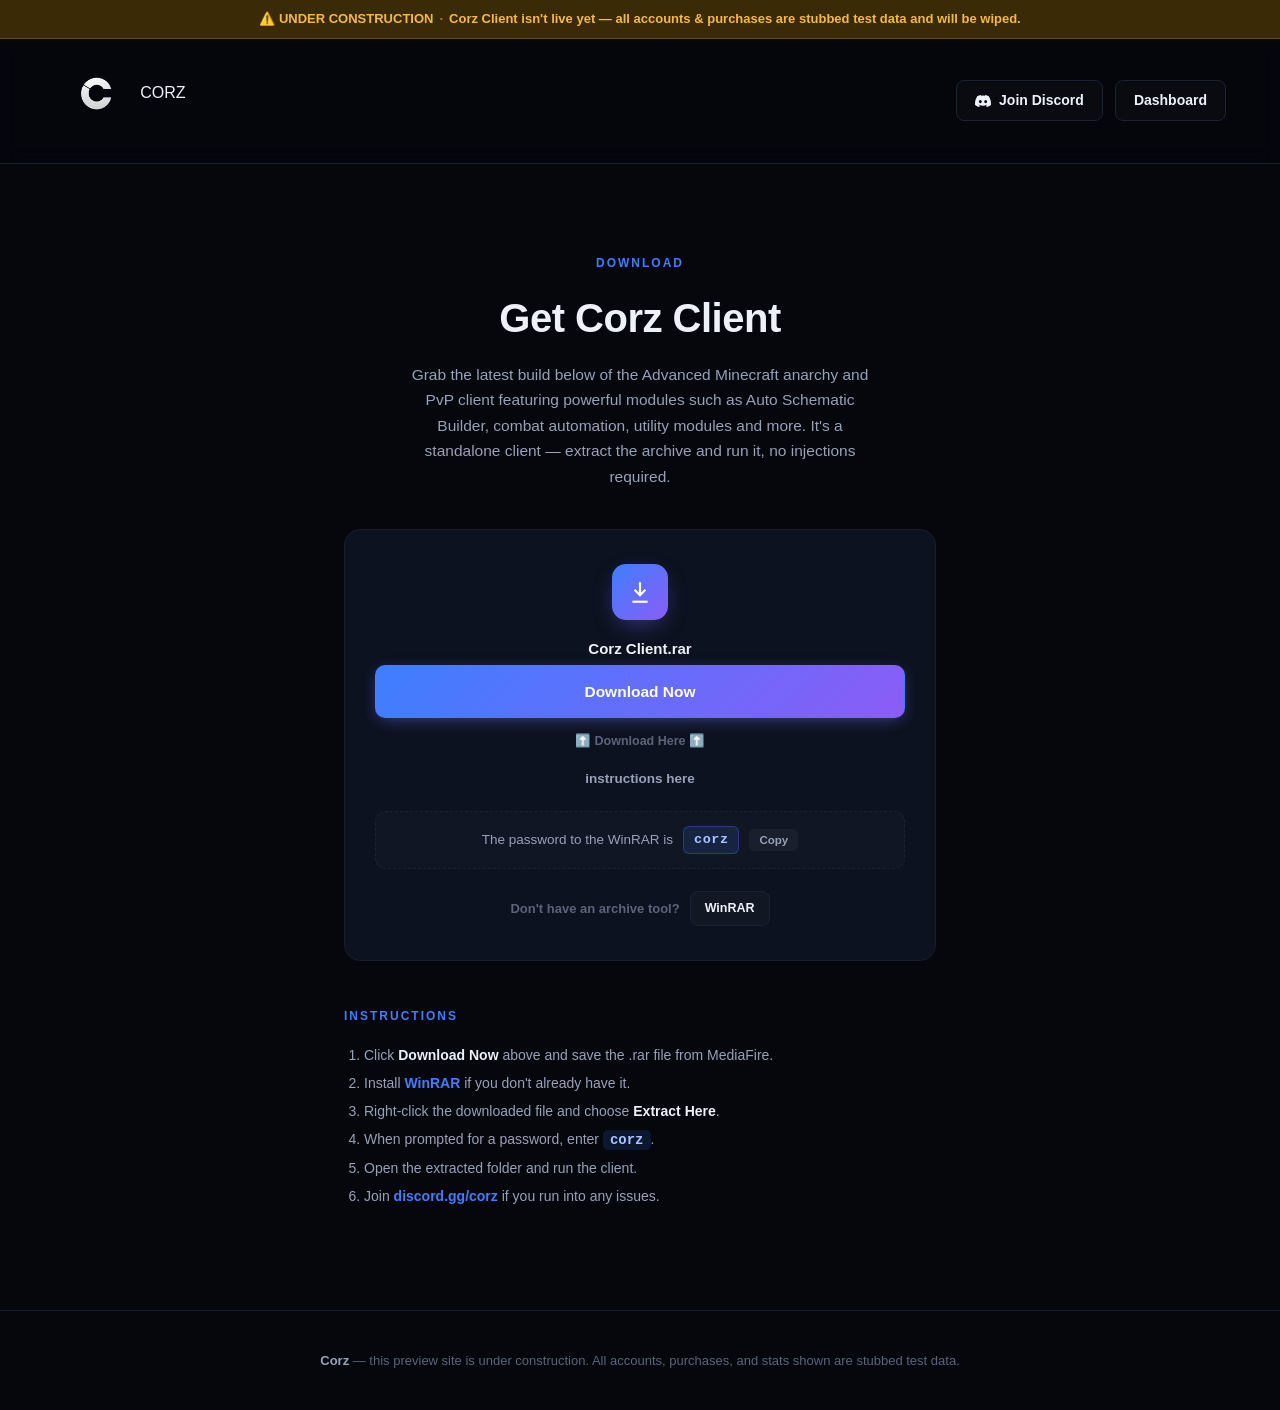
<file: Launcher.html>
<!DOCTYPE html>
<html lang="en">
<head>
<meta charset="UTF-8">
<meta name="viewport" content="width=device-width, initial-scale=1.0">
<title>Download Corz Client — Anarchy & PvP Client for Minecraft</title>
<link rel="icon" type="image/png" href="favicon.png">
<link rel="icon" type="image/png" sizes="192x192" href="favicon.png">
<link rel="apple-touch-icon" href="favicon.png">
<style>
  :root{
    --bg: #05070d;
    --panel: #0a0e18;
    --panel-2: #0d1220;
    --border: #1b2233;
    --border-soft: #171d2b;
    --text: #eef1f8;
    --text-dim: #97a1b8;
    --text-dimmer: #5b647a;
    --accent: #3d7fff;
    --accent-2: #8b5cf6;
    --accent-glow: rgba(61,127,255,0.35);
    --on: #2fd66b;
    --warn-bg: #3a2a06;
    --warn-border: #6b4d0d;
    --warn-text: #f5b942;
    font-family: -apple-system, BlinkMacSystemFont, "Segoe UI", Inter, Roboto, Helvetica, Arial, sans-serif;
  }
  *{ box-sizing:border-box; margin:0; padding:0; }
  body{
    background: var(--bg);
    color: var(--text);
    line-height:1.5;
    -webkit-font-smoothing:antialiased;
    min-height:100vh;
  }
  a{ color:inherit; text-decoration:none; }
  .wrap{ max-width: 1220px; margin:0 auto; padding: 0 24px; }

  .announce{
    background: var(--warn-bg);
    border-bottom: 1px solid var(--warn-border);
    color: var(--warn-text);
    text-align:center;
    font-size: 13px;
    font-weight:600;
    padding: 9px 16px;
  }
  .announce b{ font-weight:800; }
  .announce .sep{ color: #a67a2c; margin: 0 6px; }

  header{
    position: sticky; top:0; z-index: 50;
    background: rgba(5,7,13,0.85);
    backdrop-filter: blur(10px);
    border-bottom: 1px solid var(--border-soft);
  }
  nav{ display:flex; align-items:center; justify-content:space-between; padding: 16px 0; }
 
  .brand{
    display:flex;
    align-items:center;
    gap:10px;
    padding: 4px 8px 20px 8px;
  }
.brand-mark {
  height: 68px;        /* a little bigger to fill the space */
  width: auto;
  display: block;
  background: transparent !important;
  border: none;
  box-shadow: none;
}
  .nav-right{ display:flex; align-items:center; gap: 12px; }
  .btn{
    font-size: 14px; font-weight:700; padding: 9px 18px; border-radius: 8px;
    cursor:pointer; border: 1px solid transparent; transition: all .15s ease;
    display:inline-flex; align-items:center; gap:8px;
  }
  .btn-outline{ color: var(--text); border-color: var(--border); background: rgba(255,255,255,0.02); }
  .btn-outline:hover{ border-color:#2a334a; background: rgba(255,255,255,0.05); }
  .btn-primary{
    color:#fff; background: linear-gradient(135deg, var(--accent), var(--accent-2));
    box-shadow: 0 4px 16px -4px rgba(99,102,241,0.6);
  }
  .btn-primary:hover{ filter: brightness(1.08); transform: translateY(-1px); }

  main{
    max-width: 640px;
    margin: 0 auto;
    padding: 90px 24px 100px 24px;
    text-align:center;
  }
  .eyebrow{
    font-size: 12px; font-weight:800; letter-spacing: 2px;
    color: var(--accent); margin-bottom: 16px;
  }
  h1{ font-size: 40px; font-weight:800; letter-spacing:-0.5px; margin-bottom: 14px; }
  main > p.lead{ color: var(--text-dim); font-size: 15.5px; max-width: 480px; margin: 0 auto 40px auto; line-height:1.65; }

  .download-card{
    background: var(--panel-2);
    border: 1px solid var(--border-soft);
    border-radius: 16px;
    padding: 34px 30px;
    margin-bottom: 22px;
  }
  .file-icon{
    width: 56px; height:56px; border-radius: 14px; margin: 0 auto 18px auto;
    background: linear-gradient(135deg, var(--accent), var(--accent-2));
    display:flex; align-items:center; justify-content:center;
    box-shadow: 0 8px 24px -8px rgba(99,102,241,0.6);
  }
  .file-icon svg{ width:26px; height:26px; color:#fff; }
  .file-name{ font-size: 15px; font-weight:700; margin-bottom: 4px; }
  .file-meta{ font-size: 12.5px; color: var(--text-dimmer); font-weight:600; margin-bottom: 24px; }

  .btn-lg{ padding: 14px 30px; font-size: 15.5px; border-radius: 10px; width:100%; justify-content:center; }

  .instructions-link{
    display:block;
    margin-top: 18px;
    font-size: 13.5px; font-weight:700; color: var(--text-dim);
  }
  .instructions-link:hover{ color: var(--text); }

  .password-box{
    display:flex; align-items:center; justify-content:center; gap: 10px;
    background: rgba(255,255,255,0.02);
    border: 1px dashed var(--border);
    border-radius: 10px;
    padding: 14px 18px;
    margin-top: 22px;
    font-size: 13.5px;
    color: var(--text-dim);
  }
  .password-box code{
    background: rgba(61,127,255,0.14);
    color: #a9c4ff;
    border: 1px solid rgba(61,127,255,0.3);
    padding: 3px 10px;
    border-radius: 6px;
    font-weight:800;
    font-size: 13.5px;
    letter-spacing: 0.5px;
  }
  .copy-btn{
    background: rgba(255,255,255,0.04);
    border: 1px solid var(--border);
    color: var(--text-dim);
    font-size: 11.5px;
    font-weight:700;
    padding: 4px 9px;
    border-radius: 6px;
    cursor:pointer;
  }
  .copy-btn:hover{ color: var(--text); border-color:#2a334a; }

  .winrar-row{
    display:flex; align-items:center; justify-content:center; gap: 10px;
    margin-top: 22px;
    flex-wrap:wrap;
  }
  .winrar-row span{ font-size: 13px; color: var(--text-dimmer); font-weight:600; }

  footer{
    border-top: 1px solid var(--border-soft);
    padding: 40px 24px;
    text-align:center;
    color: var(--text-dimmer);
    font-size: 13px;
  }
</style>
</head>
<body>

  <div class="announce">
    ⚠️ <b>UNDER CONSTRUCTION</b><span class="sep">·</span>Corz Client <b>isn't live yet</b> — all accounts &amp; purchases are <b>stubbed test data</b> and will be wiped.
  </div>

  <header>
    <div class="wrap">
      <nav>
        <a href="homepage.html" class="brand">
          <img class="brand-mark" src="logo.png" alt="Corz logo">
          CORZ
        </a>
        <div class="nav-right">
          <a href="https://discord.gg/corz" target="_blank" rel="noopener" class="btn btn-outline">
            <svg viewBox="0 0 24 24" fill="currentColor" width="16" height="16"><path d="M20.317 4.369a19.79 19.79 0 0 0-4.885-1.515.074.074 0 0 0-.079.037c-.211.375-.444.865-.608 1.25a18.27 18.27 0 0 0-5.487 0 12.64 12.64 0 0 0-.617-1.25.077.077 0 0 0-.079-.037A19.736 19.736 0 0 0 3.677 4.37a.07.07 0 0 0-.032.027C.533 9.046-.32 13.58.099 18.058a.082.082 0 0 0 .031.056 19.9 19.9 0 0 0 5.993 3.03.078.078 0 0 0 .084-.028c.462-.63.874-1.295 1.226-1.994a.076.076 0 0 0-.041-.106 13.1 13.1 0 0 1-1.872-.892.077.077 0 0 1-.008-.128c.126-.094.252-.192.372-.291a.074.074 0 0 1 .077-.01c3.928 1.793 8.18 1.793 12.062 0a.074.074 0 0 1 .078.01c.12.099.246.198.373.292a.077.077 0 0 1-.006.127c-.598.35-1.22.645-1.873.892a.076.076 0 0 0-.04.107c.36.698.772 1.362 1.225 1.993a.076.076 0 0 0 .084.029 19.84 19.84 0 0 0 6.002-3.03.077.077 0 0 0 .032-.055c.5-5.177-.838-9.674-3.549-13.662a.06.06 0 0 0-.031-.028ZM8.02 15.33c-1.183 0-2.157-1.085-2.157-2.419 0-1.333.955-2.419 2.157-2.419 1.21 0 2.176 1.096 2.157 2.419 0 1.334-.955 2.419-2.157 2.419Zm7.975 0c-1.183 0-2.157-1.085-2.157-2.419 0-1.333.955-2.419 2.157-2.419 1.21 0 2.176 1.096 2.157 2.419 0 1.334-.946 2.419-2.157 2.419Z"/></svg>
            Join Discord
          </a>
          <a href="interface.html" class="btn btn-outline">Dashboard</a>
        </div>
      </nav>
    </div>
  </header>

  <main>
    <div class="eyebrow">DOWNLOAD</div>
    <h1>Get Corz Client</h1>
    <p class="lead">Grab the latest build below of the Advanced Minecraft anarchy and PvP client featuring powerful modules such as Auto Schematic Builder, combat automation, utility modules and more. It's a standalone client — extract the archive and run it, no injections required.</p>

    <div class="download-card">
      <div class="file-icon">
        <svg viewBox="0 0 24 24" fill="none" stroke="currentColor" stroke-width="2"><path d="M12 3v12"/><path d="m7 10 5 5 5-5"/><path d="M5 21h14"/></svg>
      </div>
      <div class="file-name">Corz Client.rar</div>

      <a href="https://www.mediafire.com/file/fywx8k58n3jkfvn/Corz+Client.rar/file" target="_blank" rel="noopener" class="btn btn-primary btn-lg">
        Download Now
      </a>

      <div class="file-meta" style="margin-top:14px; margin-bottom:0;">⬆️ Download Here ⬆️</div>

      <a href="#instructions" class="instructions-link">instructions here</a>

      <div class="password-box">
        The password to the WinRAR is <code id="pw">corz</code>
        <button class="copy-btn" id="copyBtn" type="button">Copy</button>
      </div>

      <div class="winrar-row">
        <span>Don't have an archive tool?</span>
        <a href="https://www.win-rar.com/" target="_blank" rel="noopener" class="btn btn-outline" style="padding:7px 14px; font-size:12.5px;">WinRAR</a>
      </div>
    </div>

    <div id="instructions" style="text-align:left; margin-top: 46px;">
      <div class="eyebrow" style="text-align:left;">INSTRUCTIONS</div>
      <ol style="color: var(--text-dim); font-size: 14px; line-height: 2; padding-left: 20px;">
        <li>Click <b style="color:var(--text);">Download Now</b> above and save the .rar file from MediaFire.</li>
        <li>Install <a href="https://www.win-rar.com/" target="_blank" rel="noopener" style="color:var(--accent); font-weight:700;">WinRAR</a> if you don't already have it.</li>
        <li>Right-click the downloaded file and choose <b style="color:var(--text);">Extract Here</b>.</li>
        <li>When prompted for a password, enter <code style="background:rgba(61,127,255,0.14); color:#a9c4ff; padding:2px 7px; border-radius:5px; font-weight:800;">corz</code>.</li>
        <li>Open the extracted folder and run the client.</li>
        <li>Join <a href="https://discord.gg/corz" target="_blank" rel="noopener" style="color:var(--accent); font-weight:700;">discord.gg/corz</a> if you run into any issues.</li>
      </ol>
    </div>
  </main>

  <footer>
    <b style="color:var(--text-dim);">Corz</b> — this preview site is under construction. All accounts, purchases, and stats shown are stubbed test data.
  </footer>

<script>
  document.getElementById('copyBtn').addEventListener('click', () => {
    navigator.clipboard.writeText('corz').then(() => {
      const btn = document.getElementById('copyBtn');
      const original = btn.textContent;
      btn.textContent = 'Copied!';
      setTimeout(() => btn.textContent = original, 1500);
    });
  });
</script>

</body>
</html>
</file>
